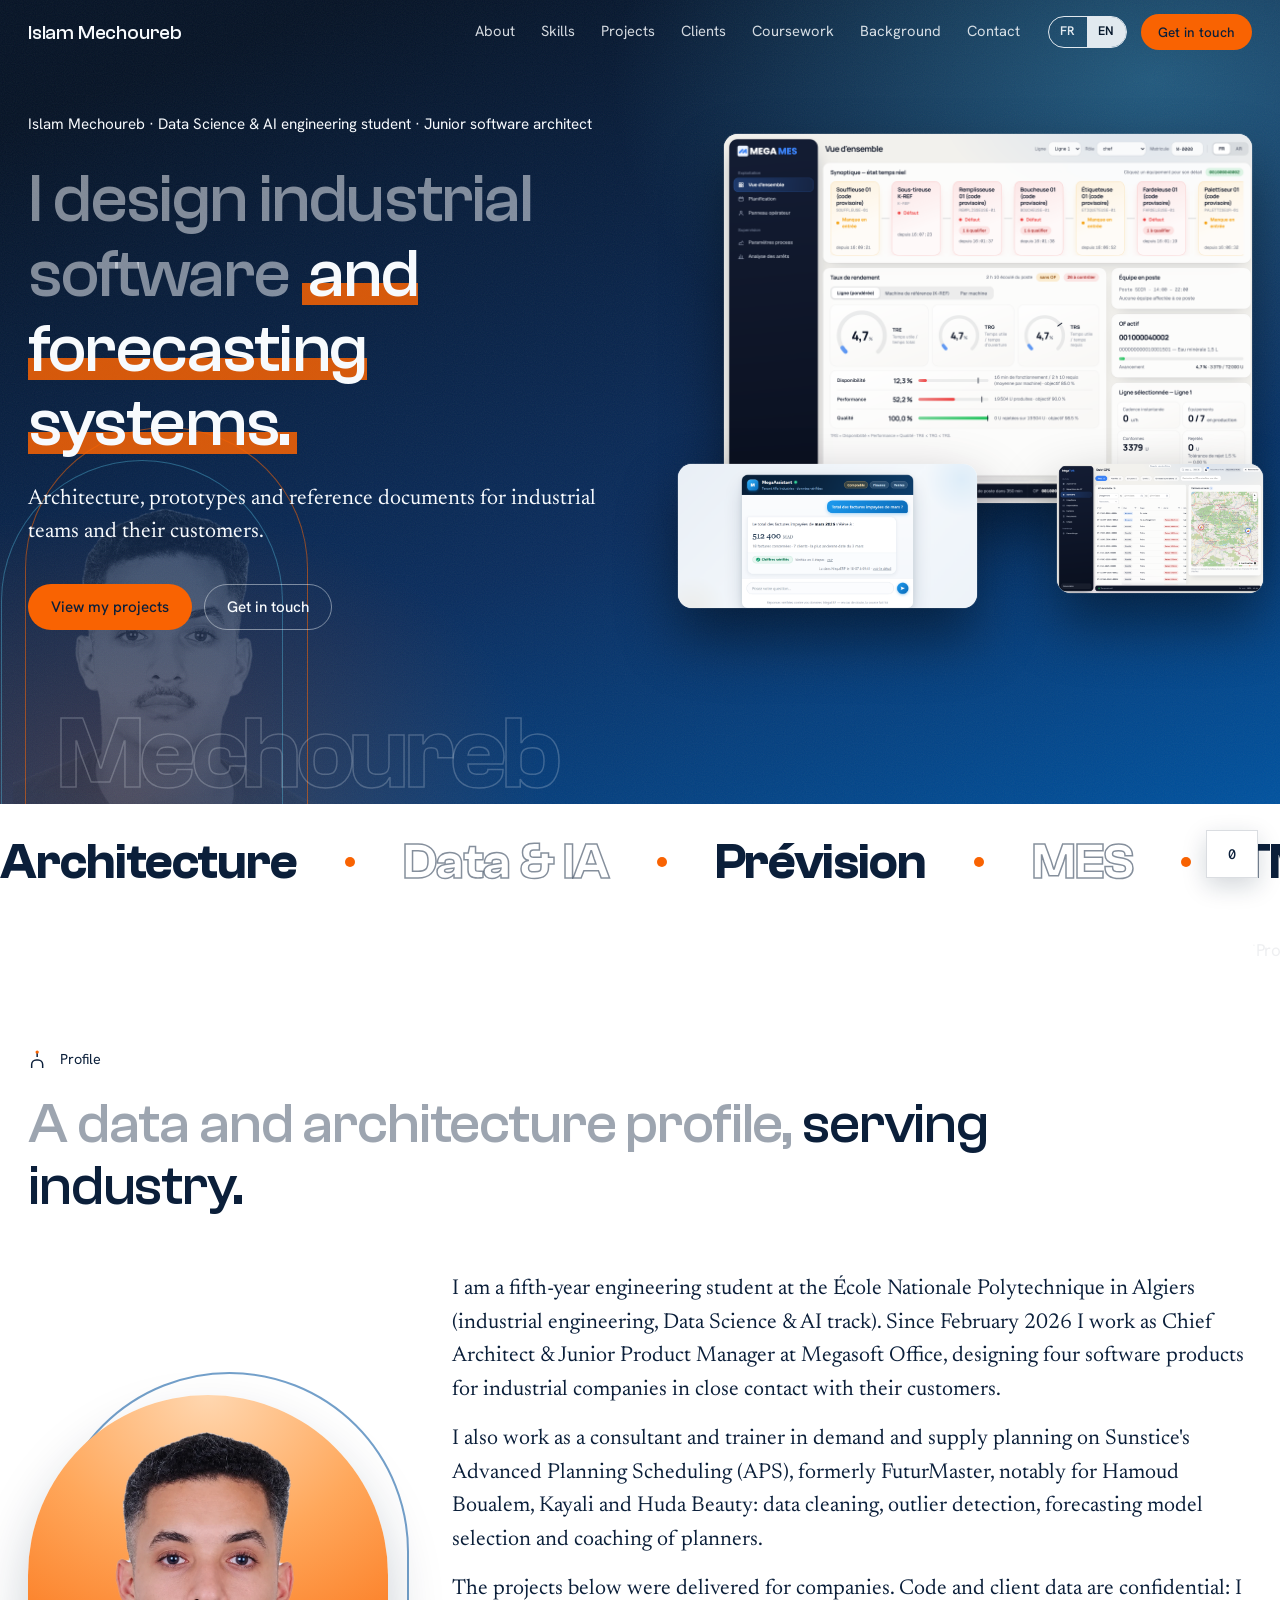
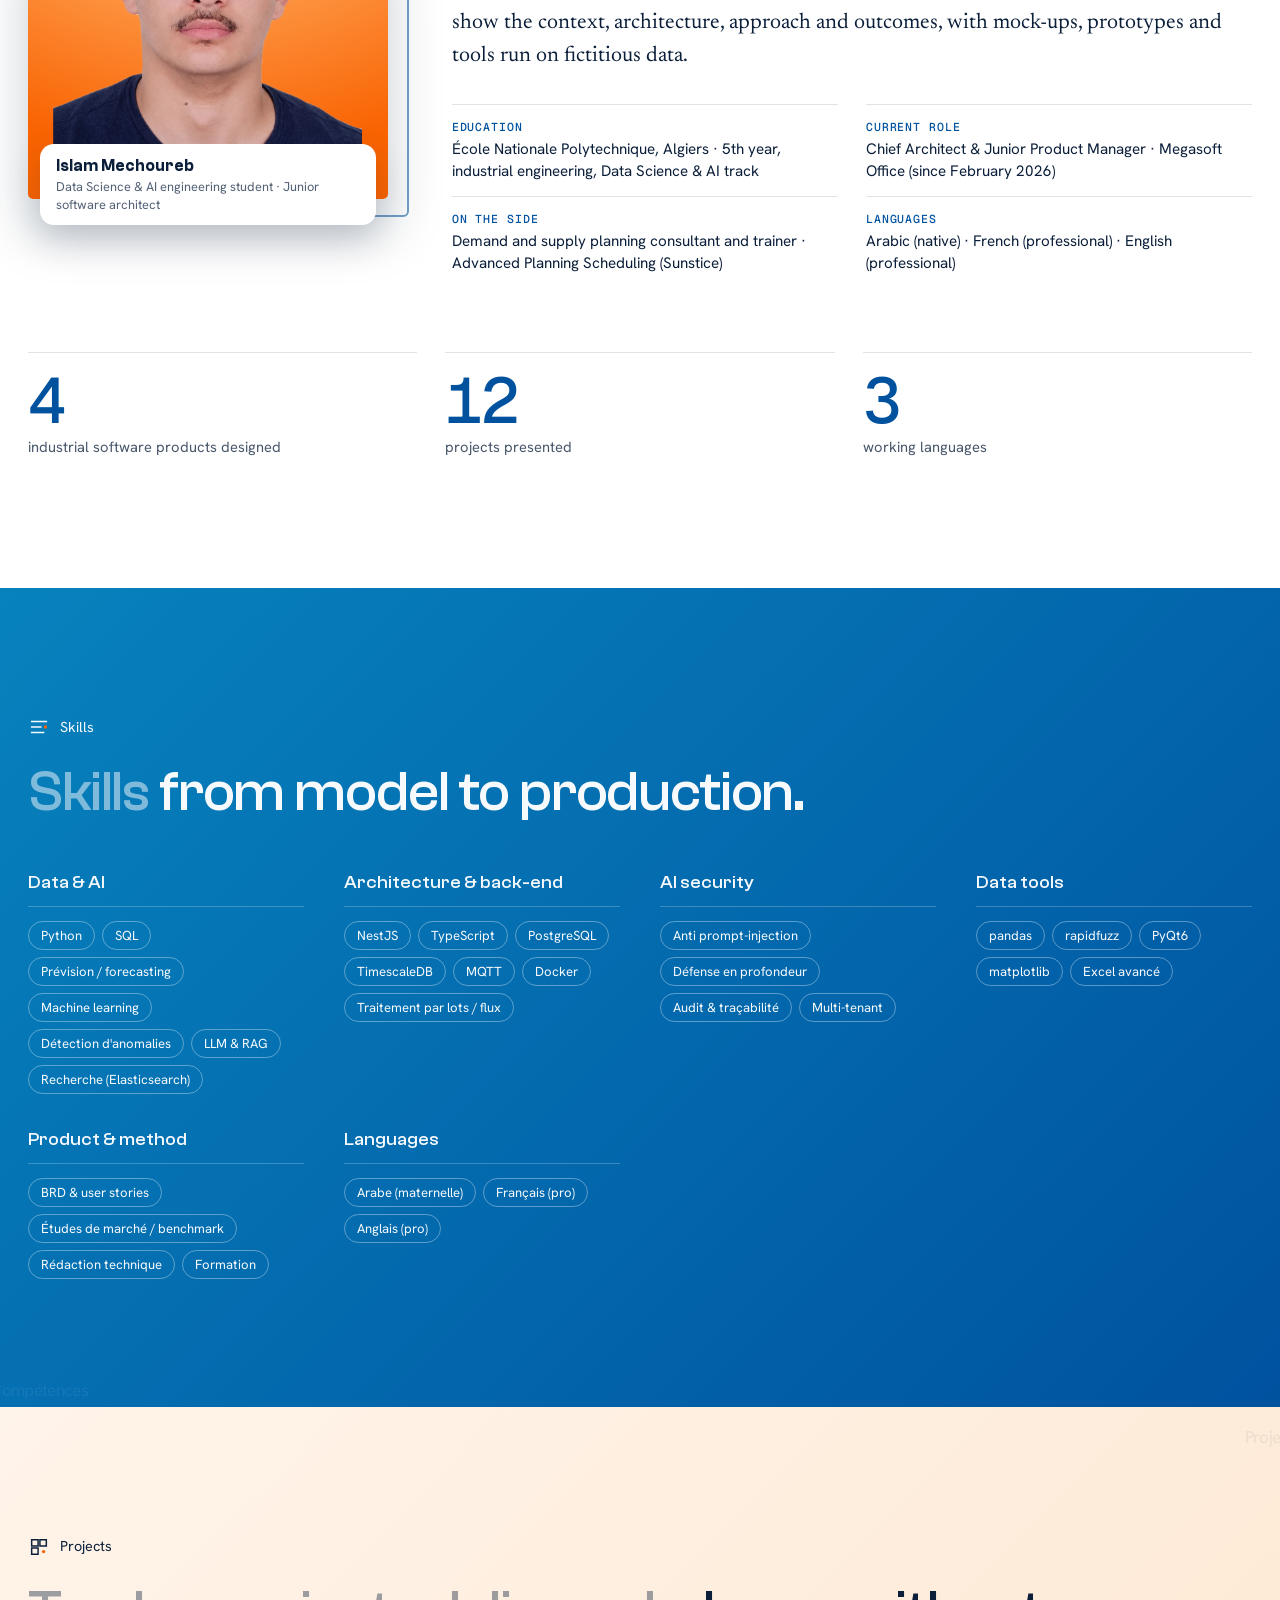
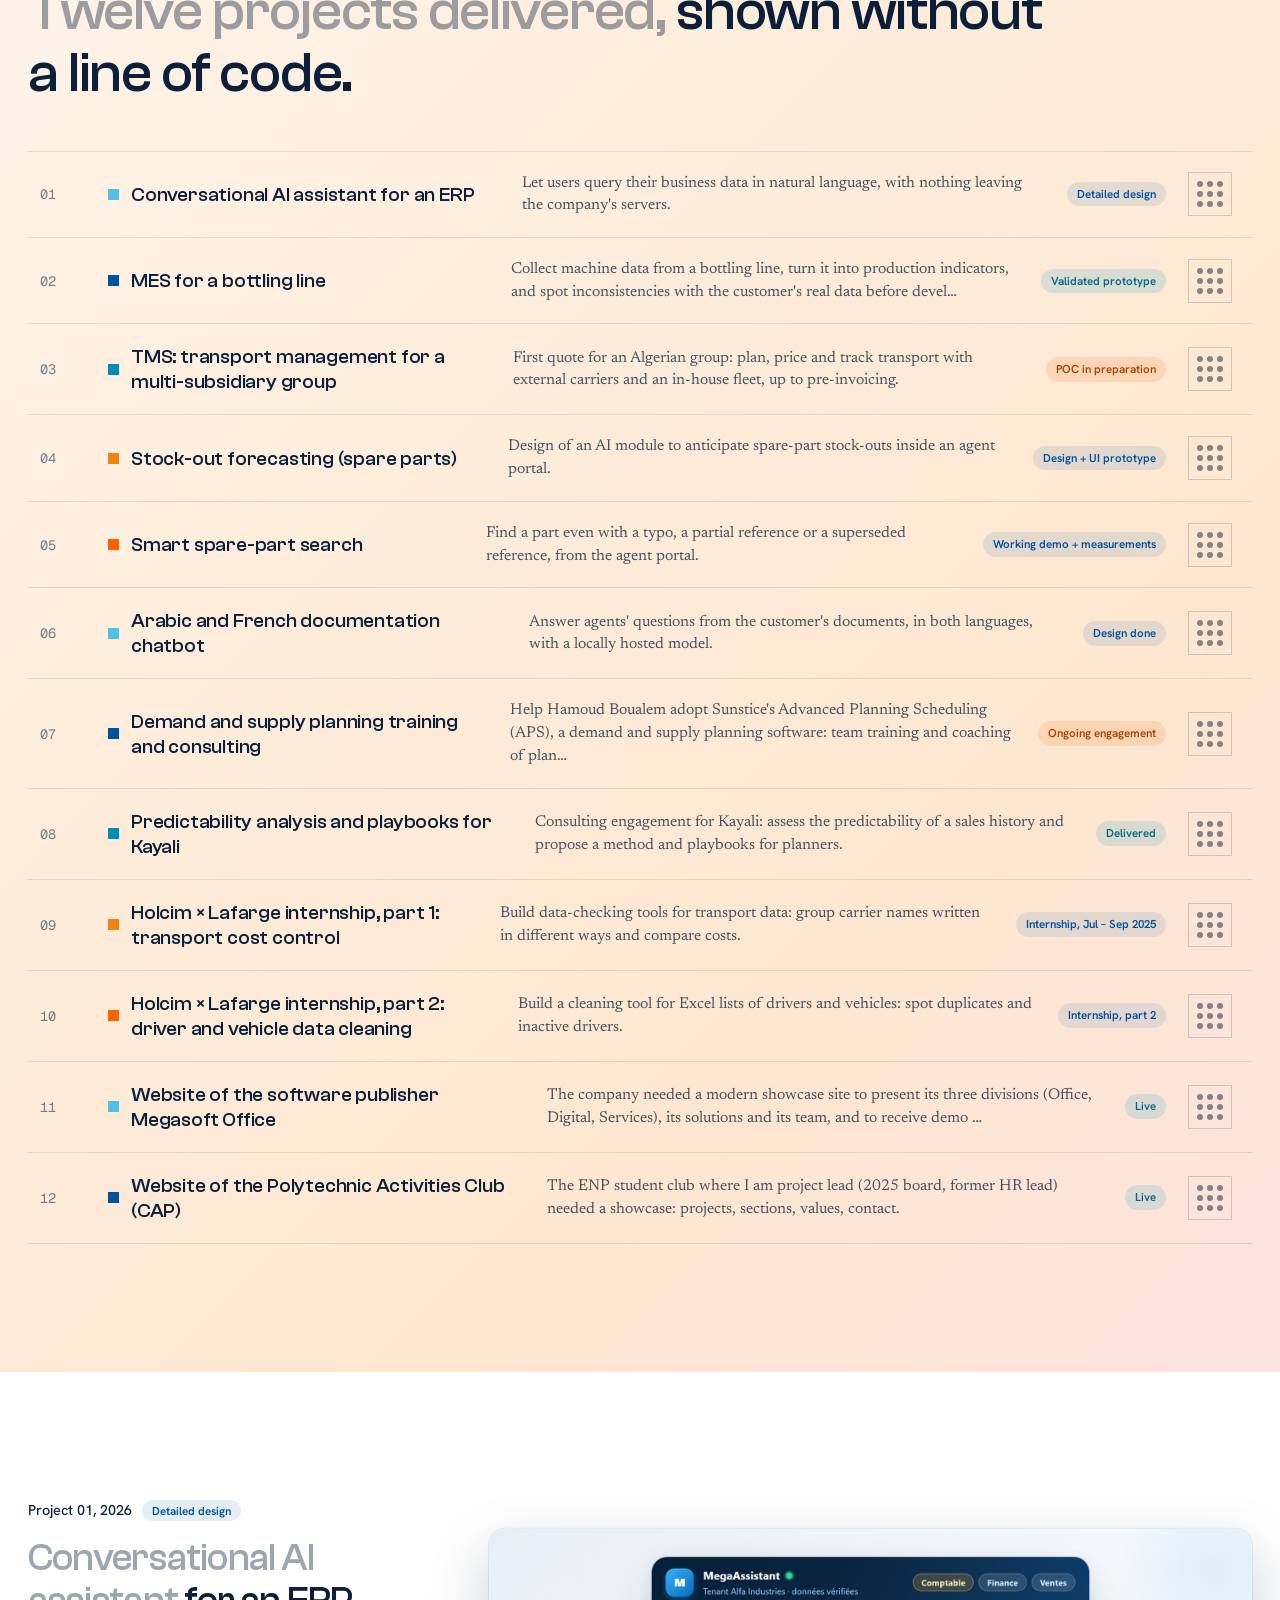
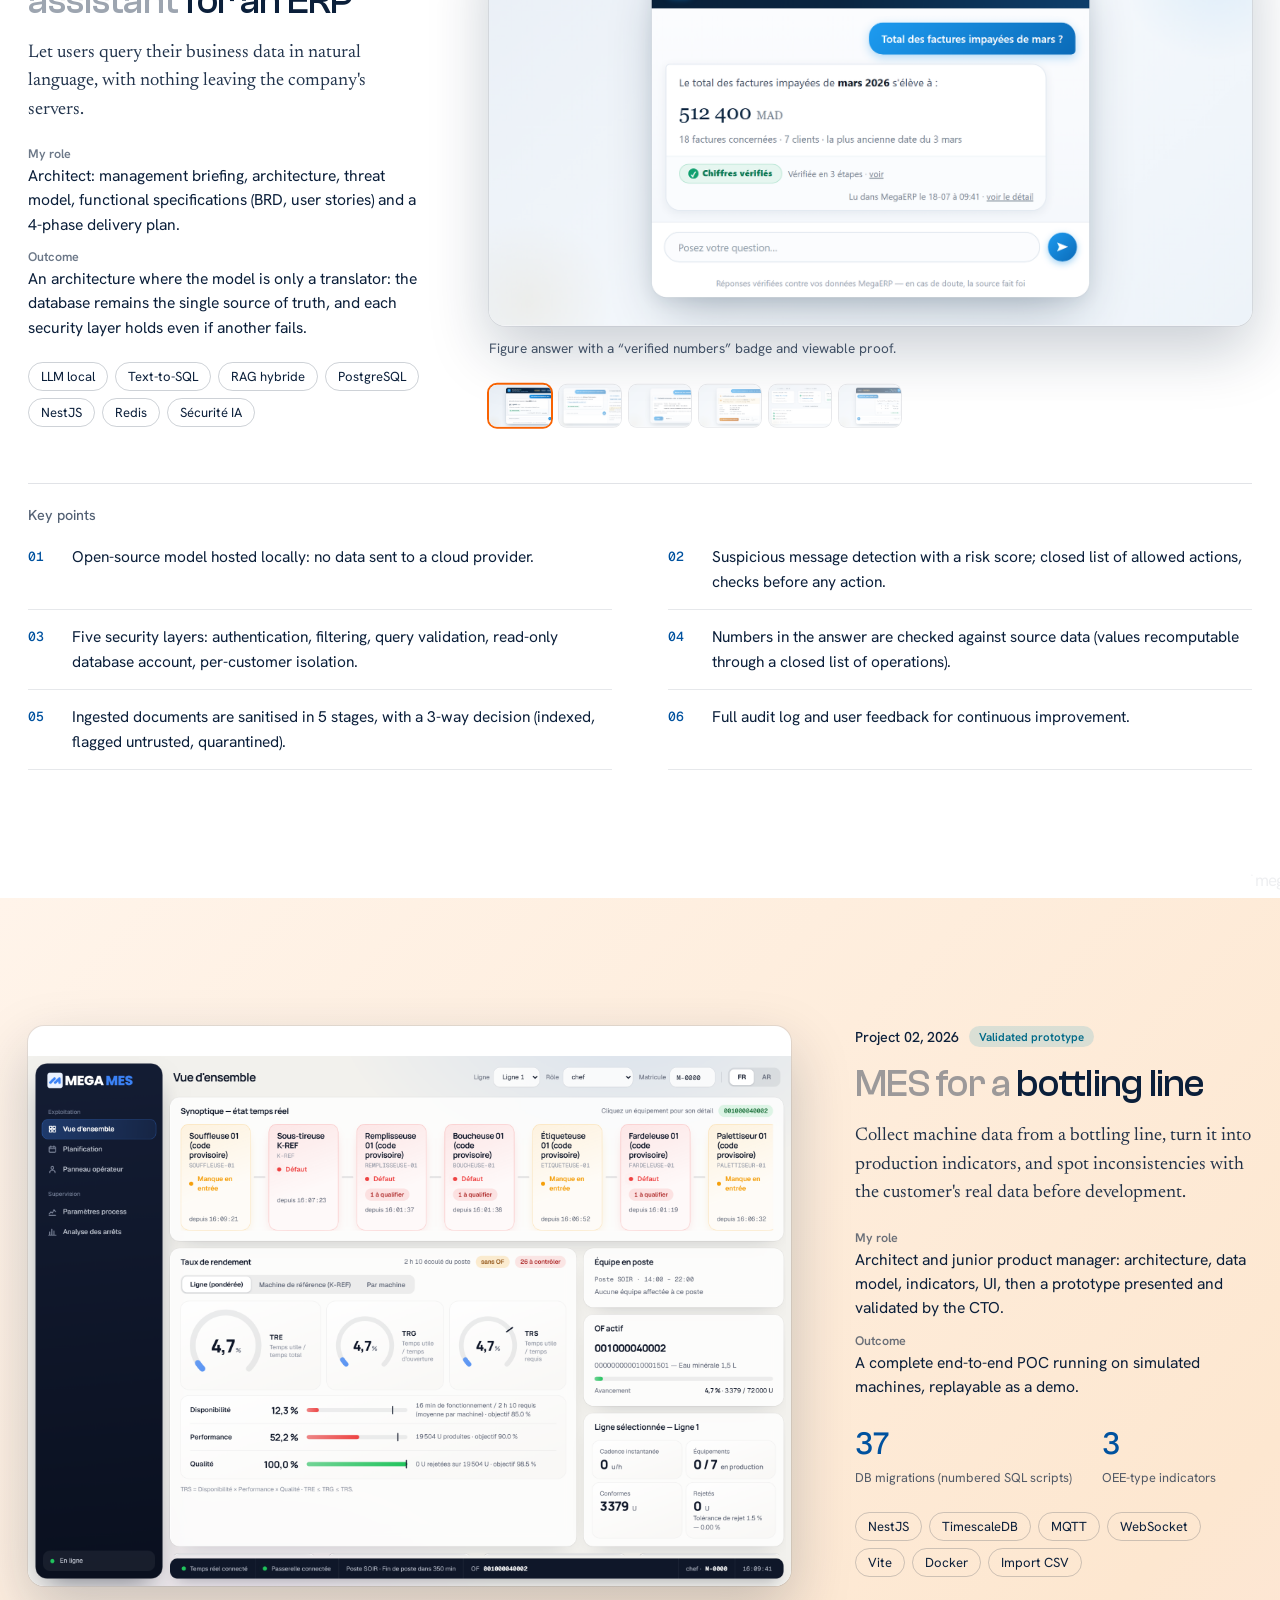
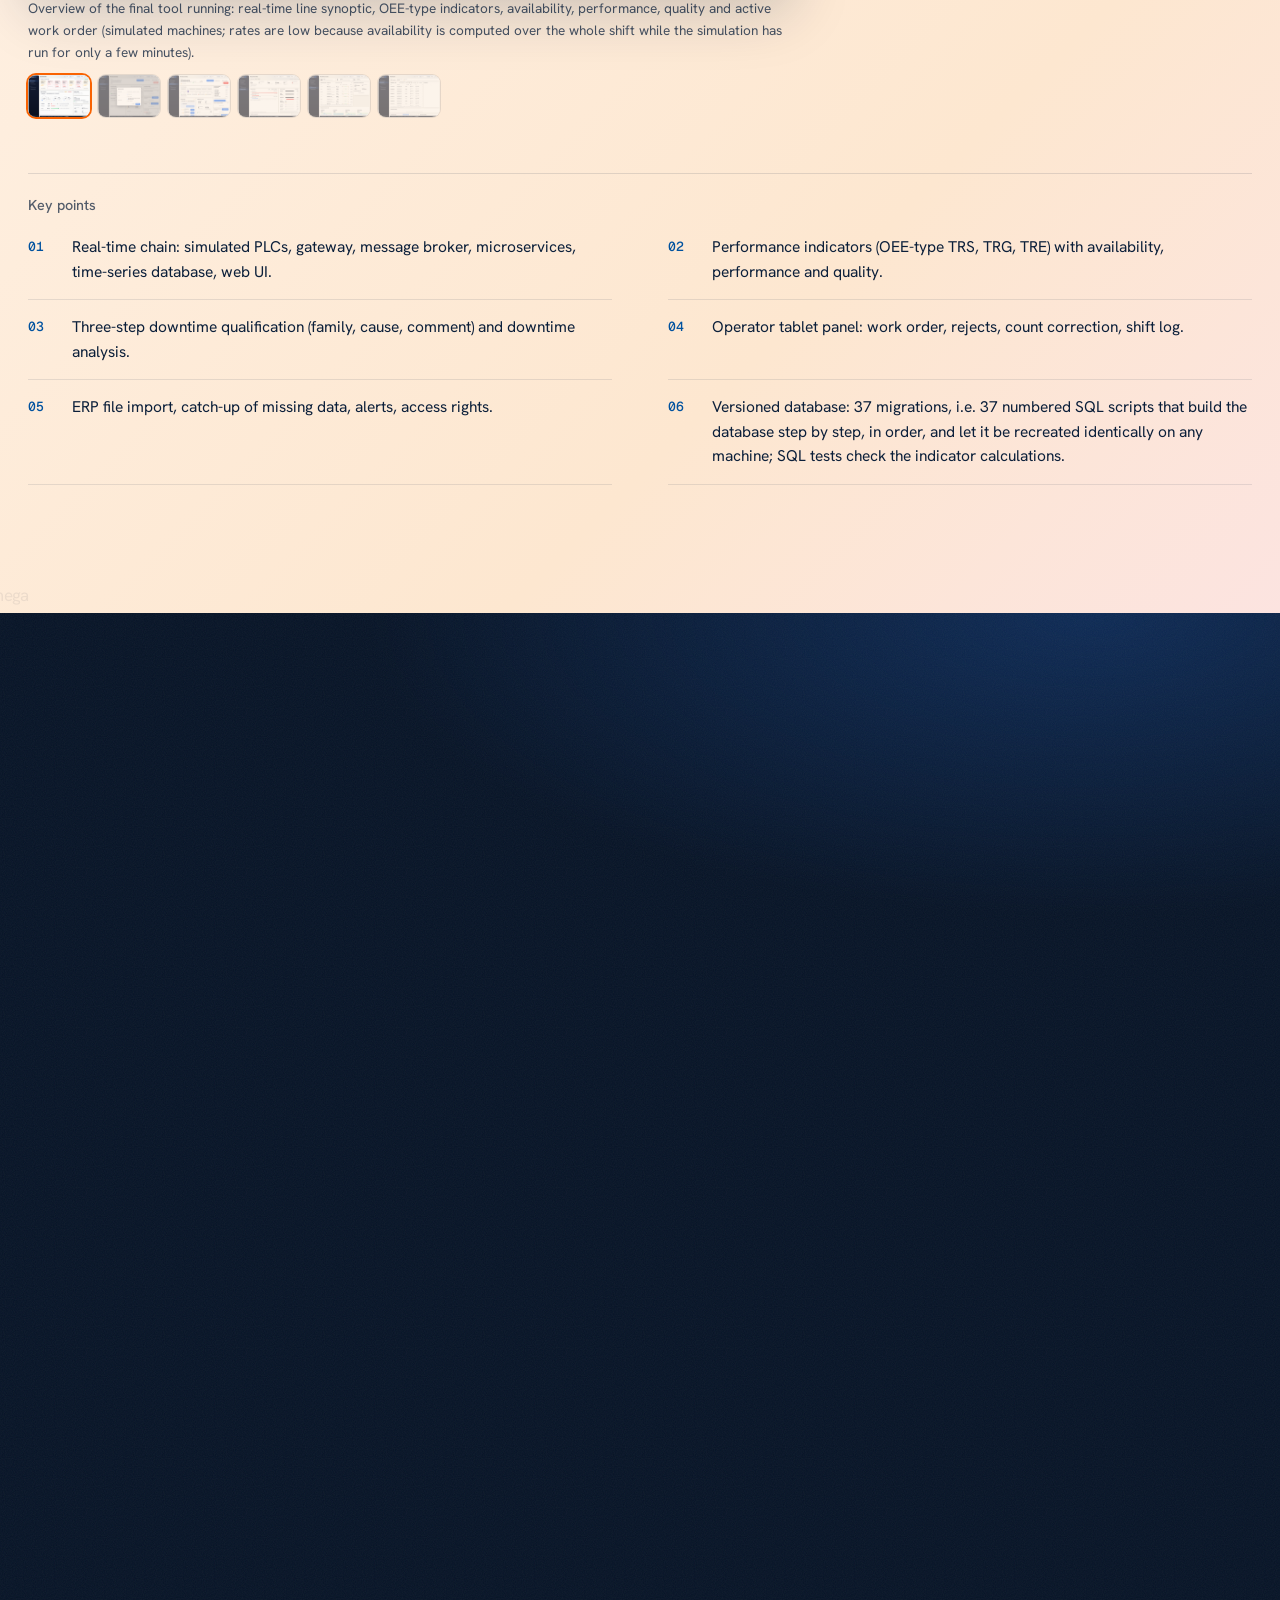
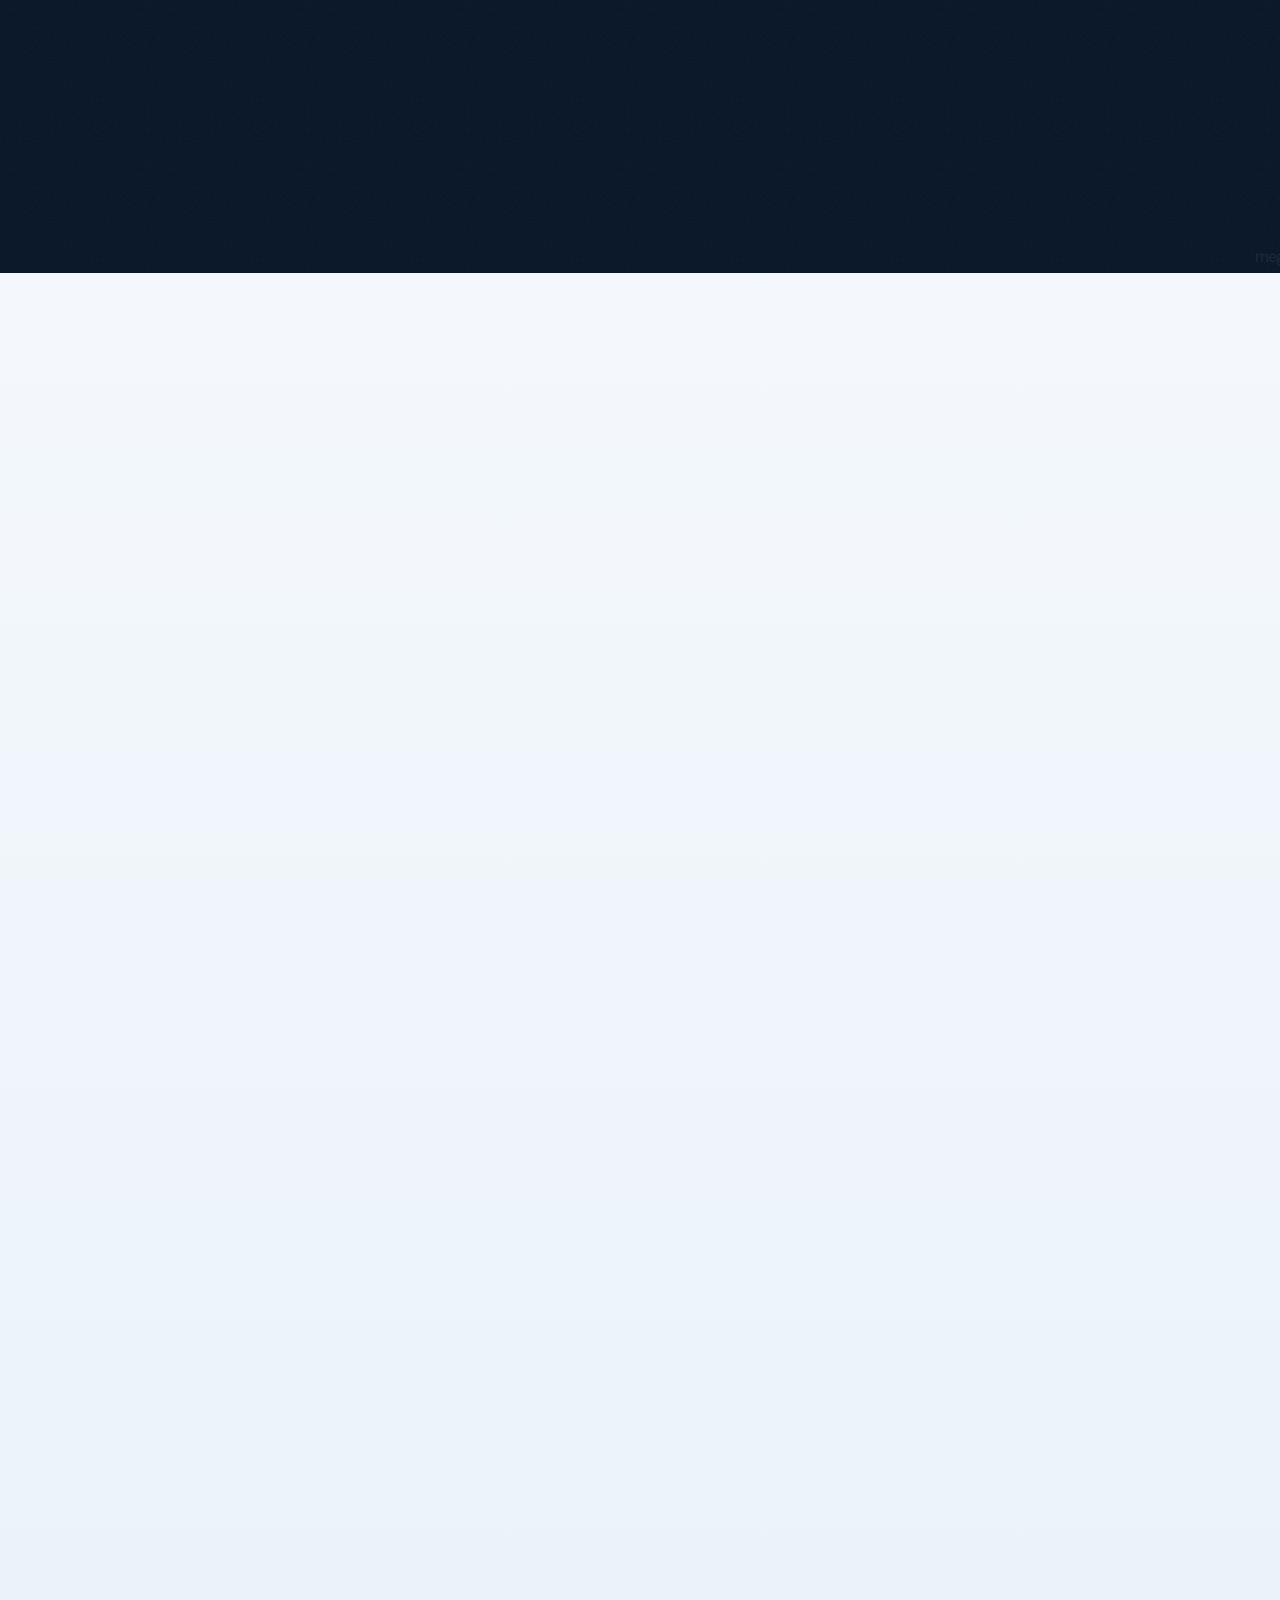
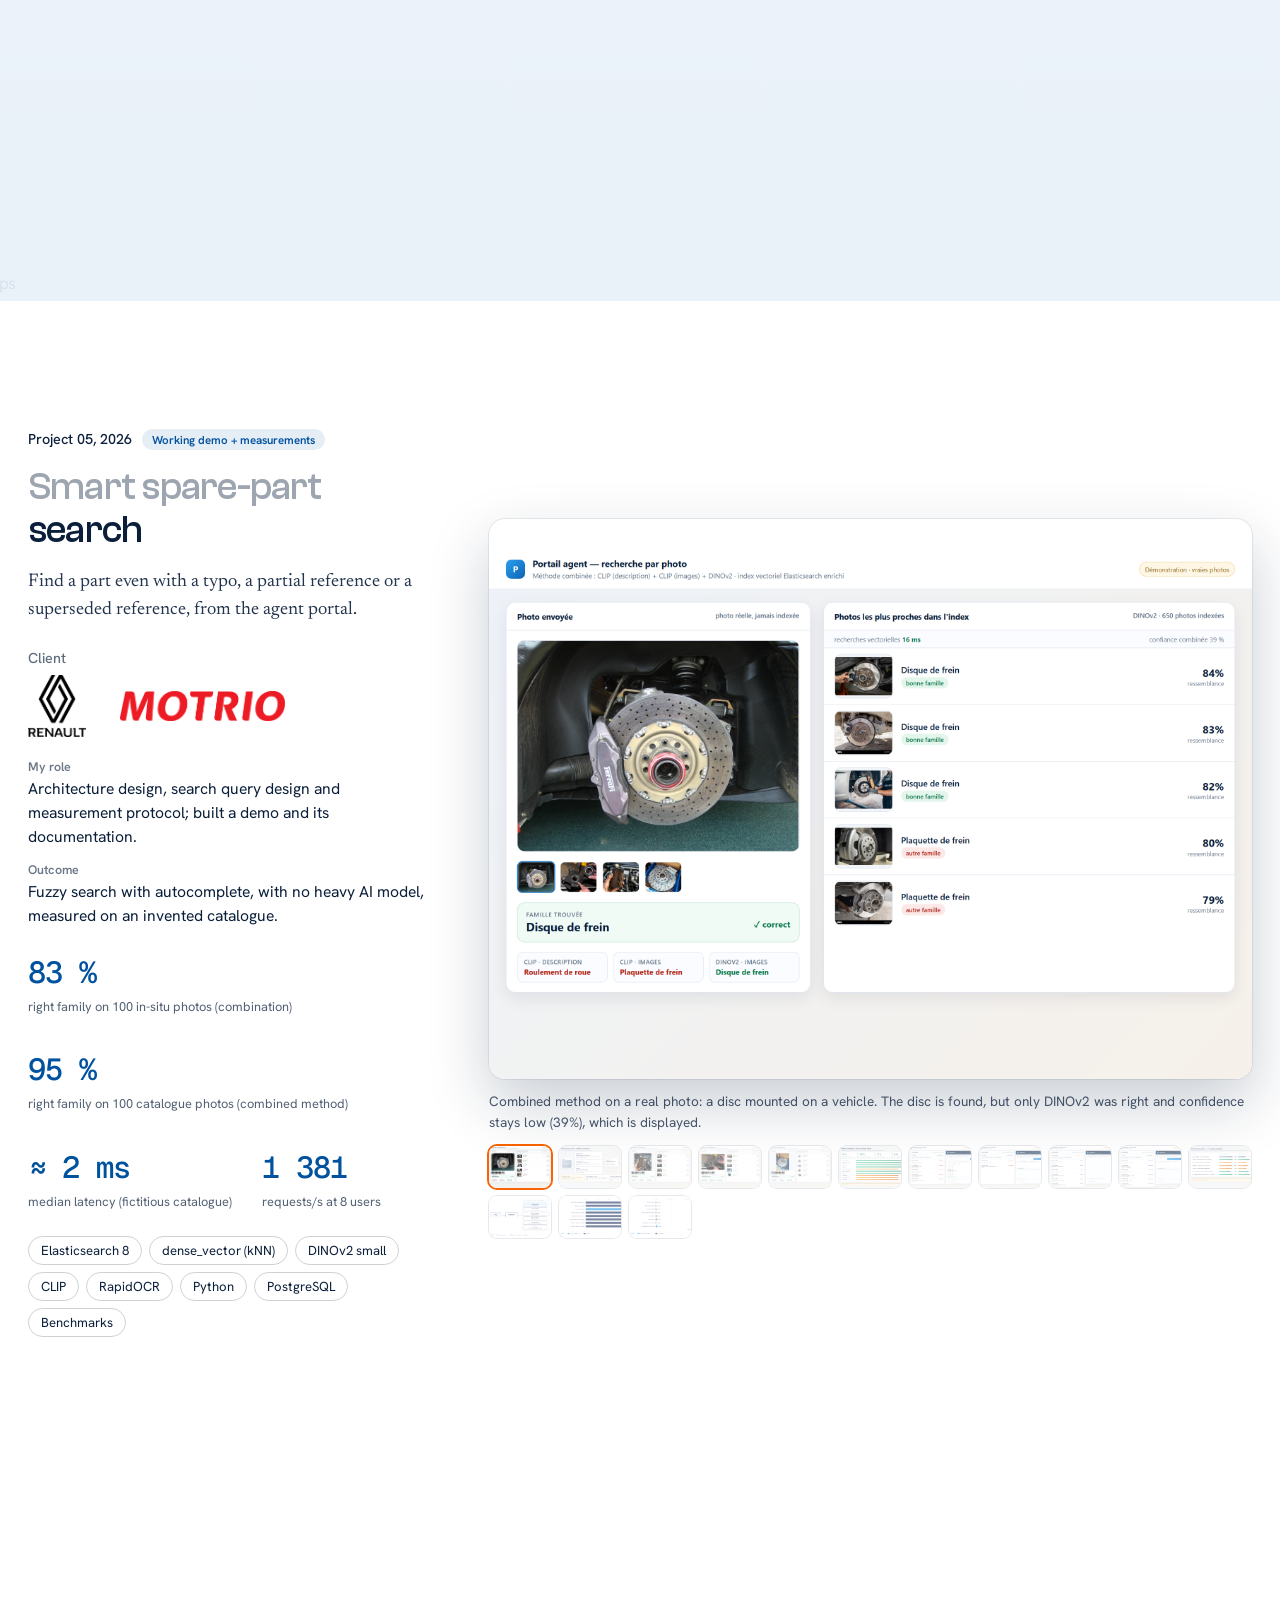
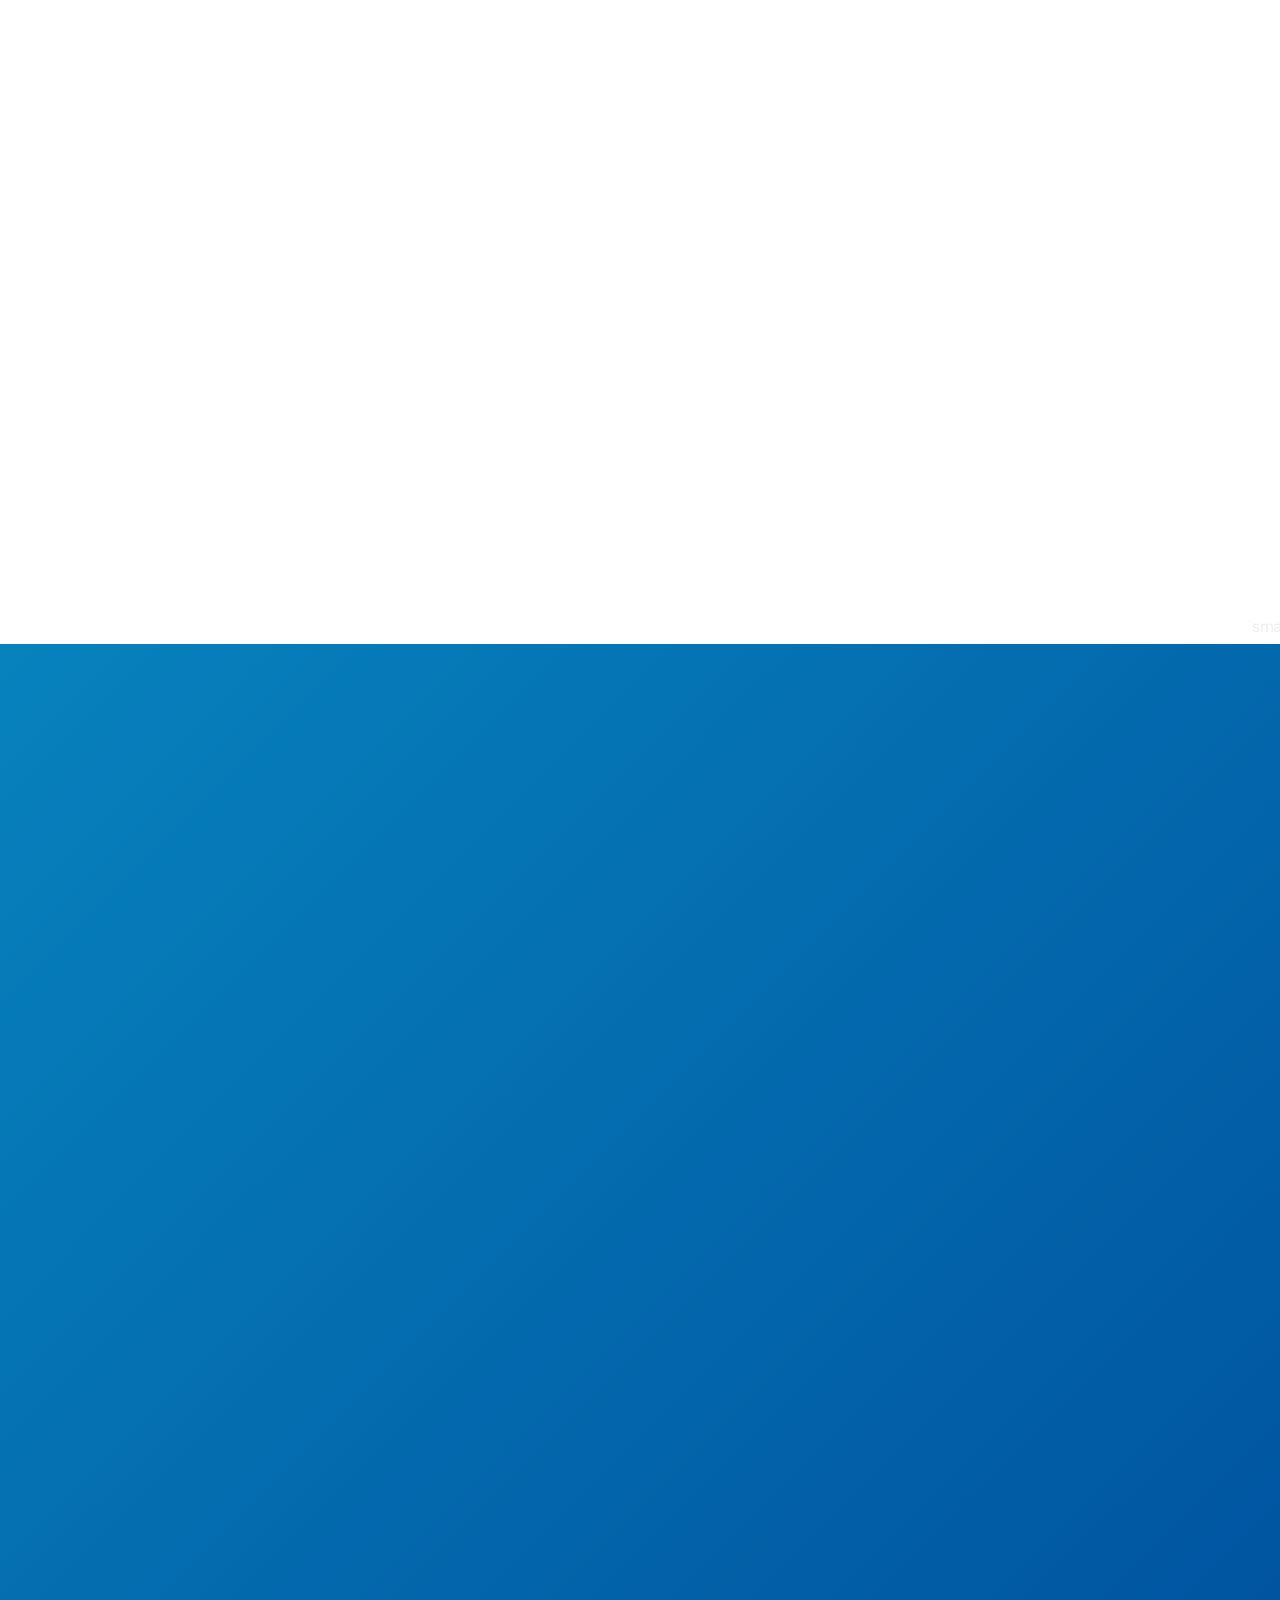
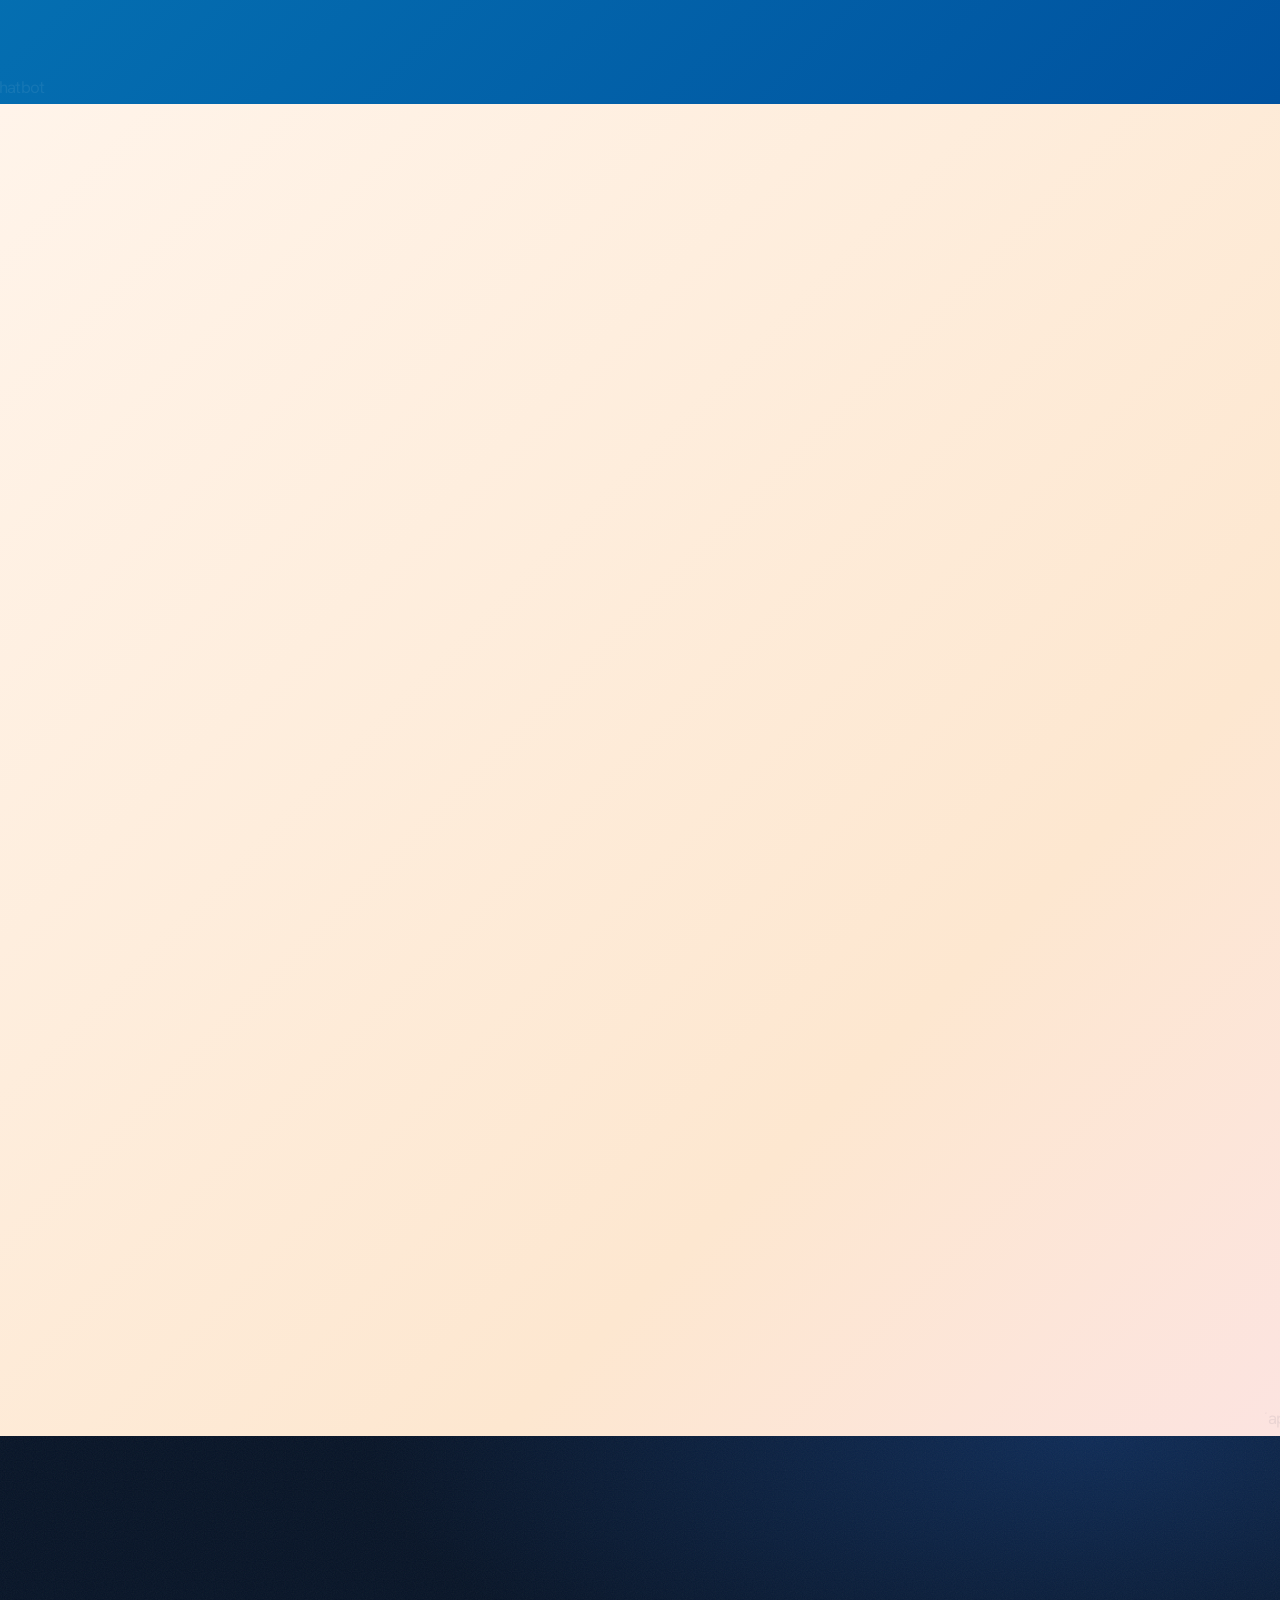
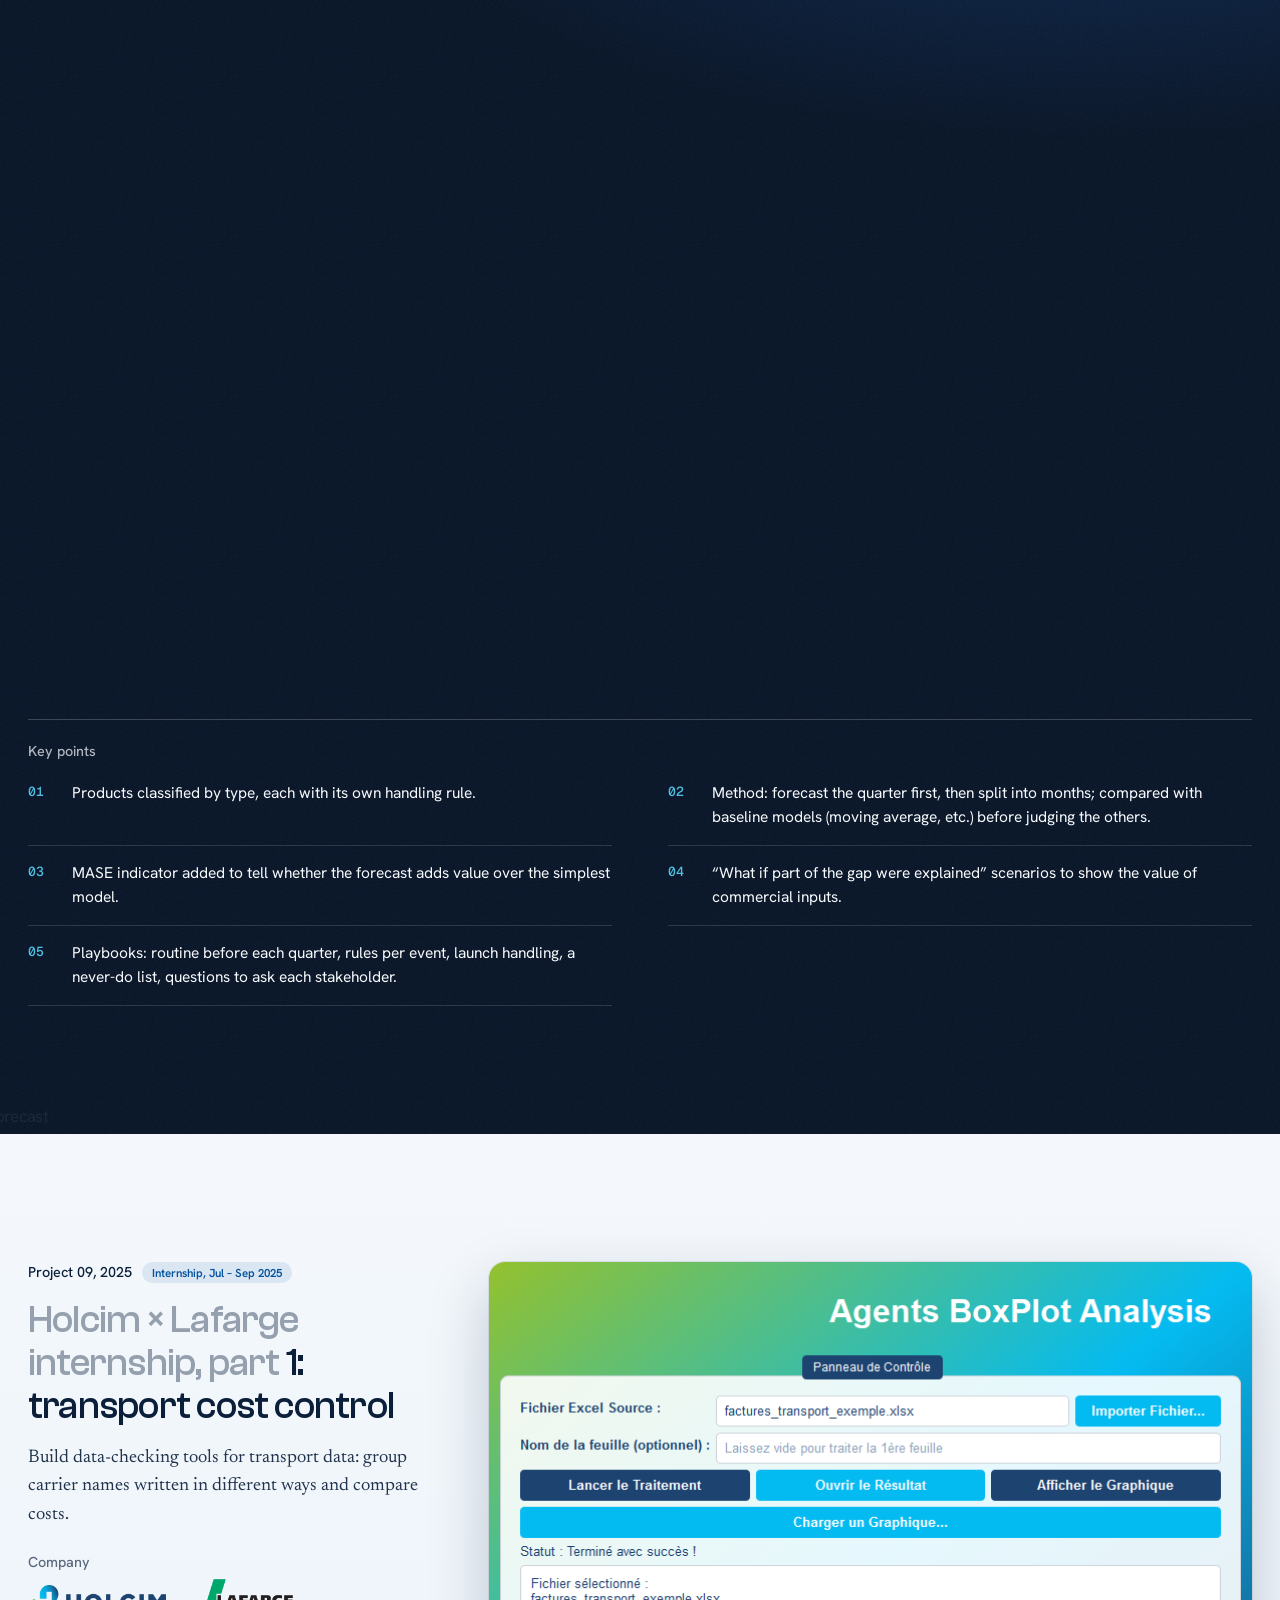
<file: index.html>
<!doctype html>
<html lang="fr">
<head>
  <meta charset="utf-8">
  <meta name="viewport" content="width=device-width, initial-scale=1">
  <title>Islam Mechoureb · Portfolio</title>
  <meta name="description" content="Portfolio d'Islam Mechoureb : architecture logicielle, data et IA. Projets réalisés en entreprise, sans code (confidentiel).">
  <link rel="preconnect" href="https://fonts.googleapis.com">
  <link rel="preconnect" href="https://fonts.gstatic.com" crossorigin>
  <link rel="stylesheet" href="https://fonts.googleapis.com/css2?family=Hanken+Grotesk:wght@400;500;600&family=Newsreader:ital,opsz,wght@0,6..72,400;1,6..72,400&family=Geist+Mono:wght@400;500&display=swap">
  <link rel="stylesheet" href="styles.css">
</head>
<body>
  <header class="hdr" id="hdr">
    <a class="brand" href="#top" id="brand"></a>
    <nav class="nav" id="nav"></nav>
    <div class="tools">
      <div class="lang" role="group" aria-label="Langue"><button data-l="fr">FR</button><button data-l="en">EN</button></div>
      <a class="btn btn-action btn-sm" href="#contact" data-ui="cta2"></a>
    </div>
  </header>
  <main id="top"></main>
  <footer id="footer"></footer>
  <dialog id="zoom"><button class="x" id="zoomClose" aria-label="Close">×</button><img id="zoomImg" alt=""><p id="zoomCap"></p></dialog>
  <script src="data/content.js"></script>
  <script src="app.js"></script>
</body>
</html>
</file>
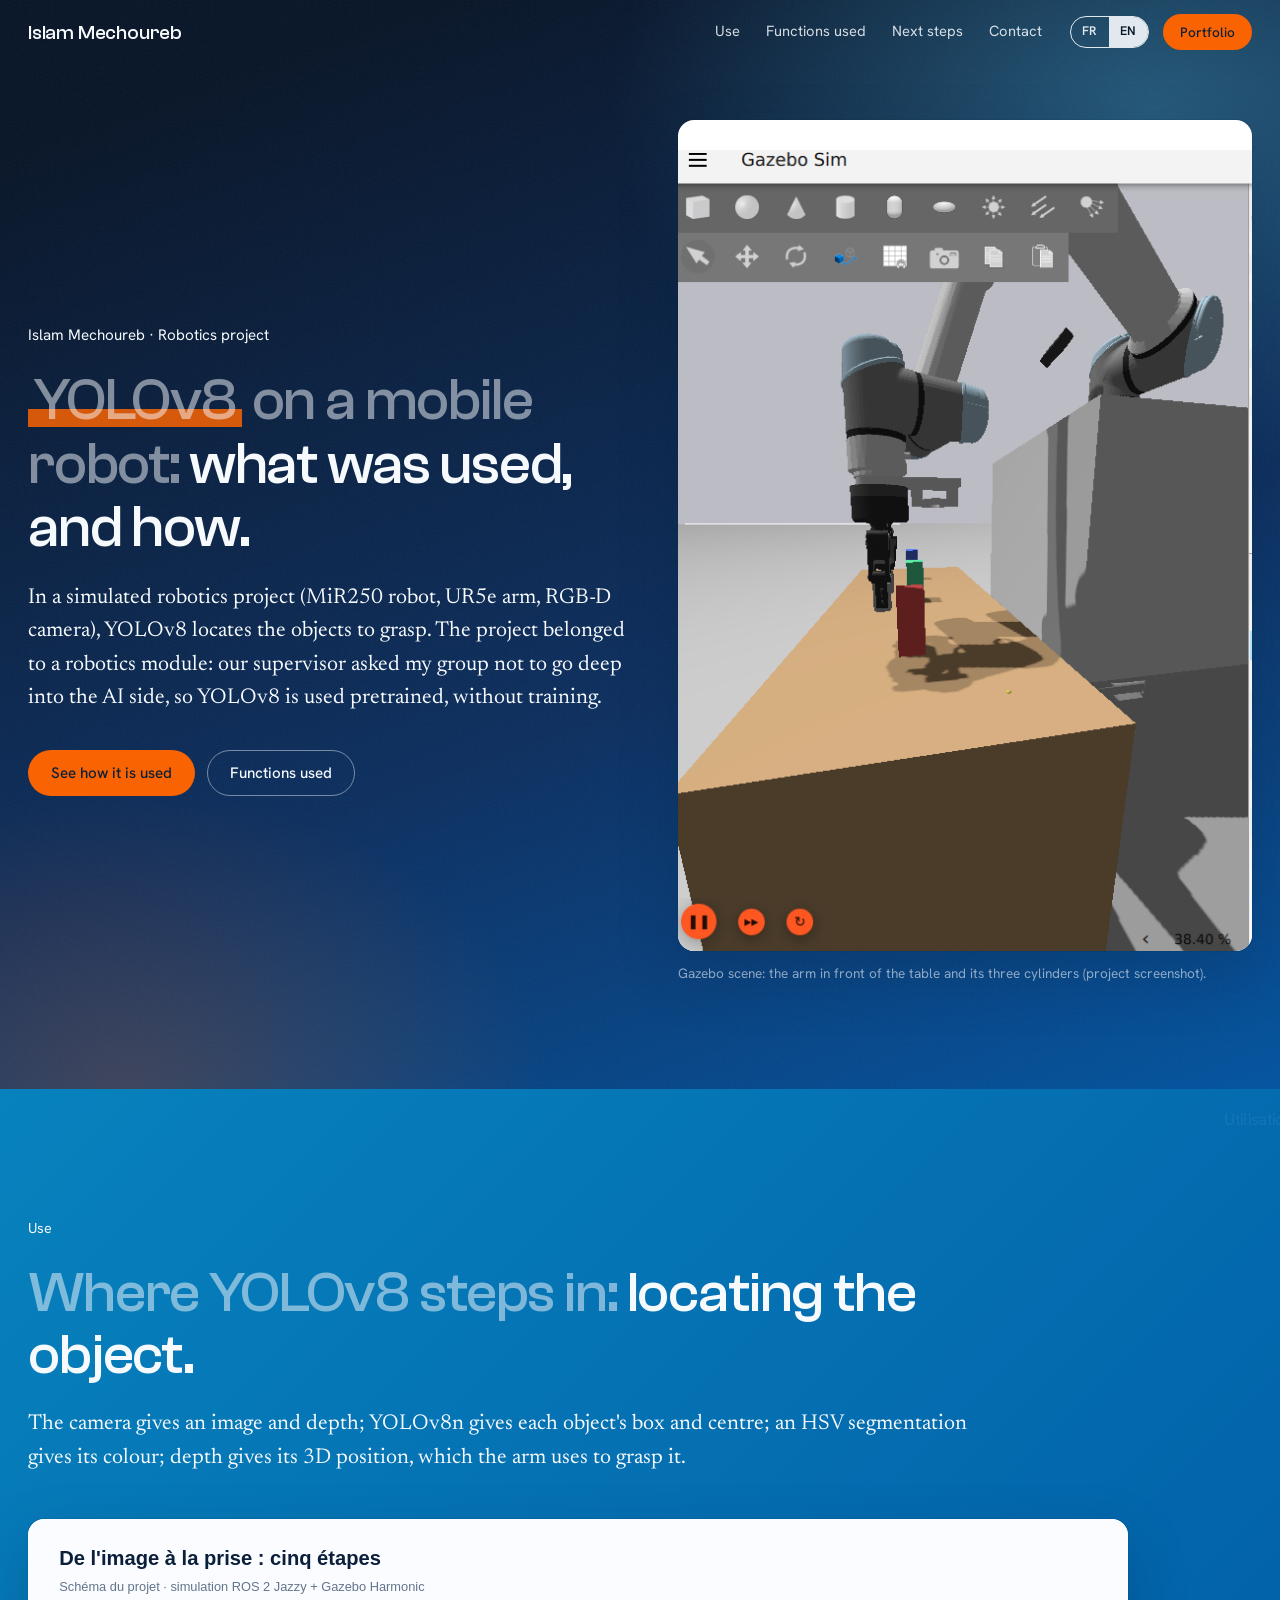
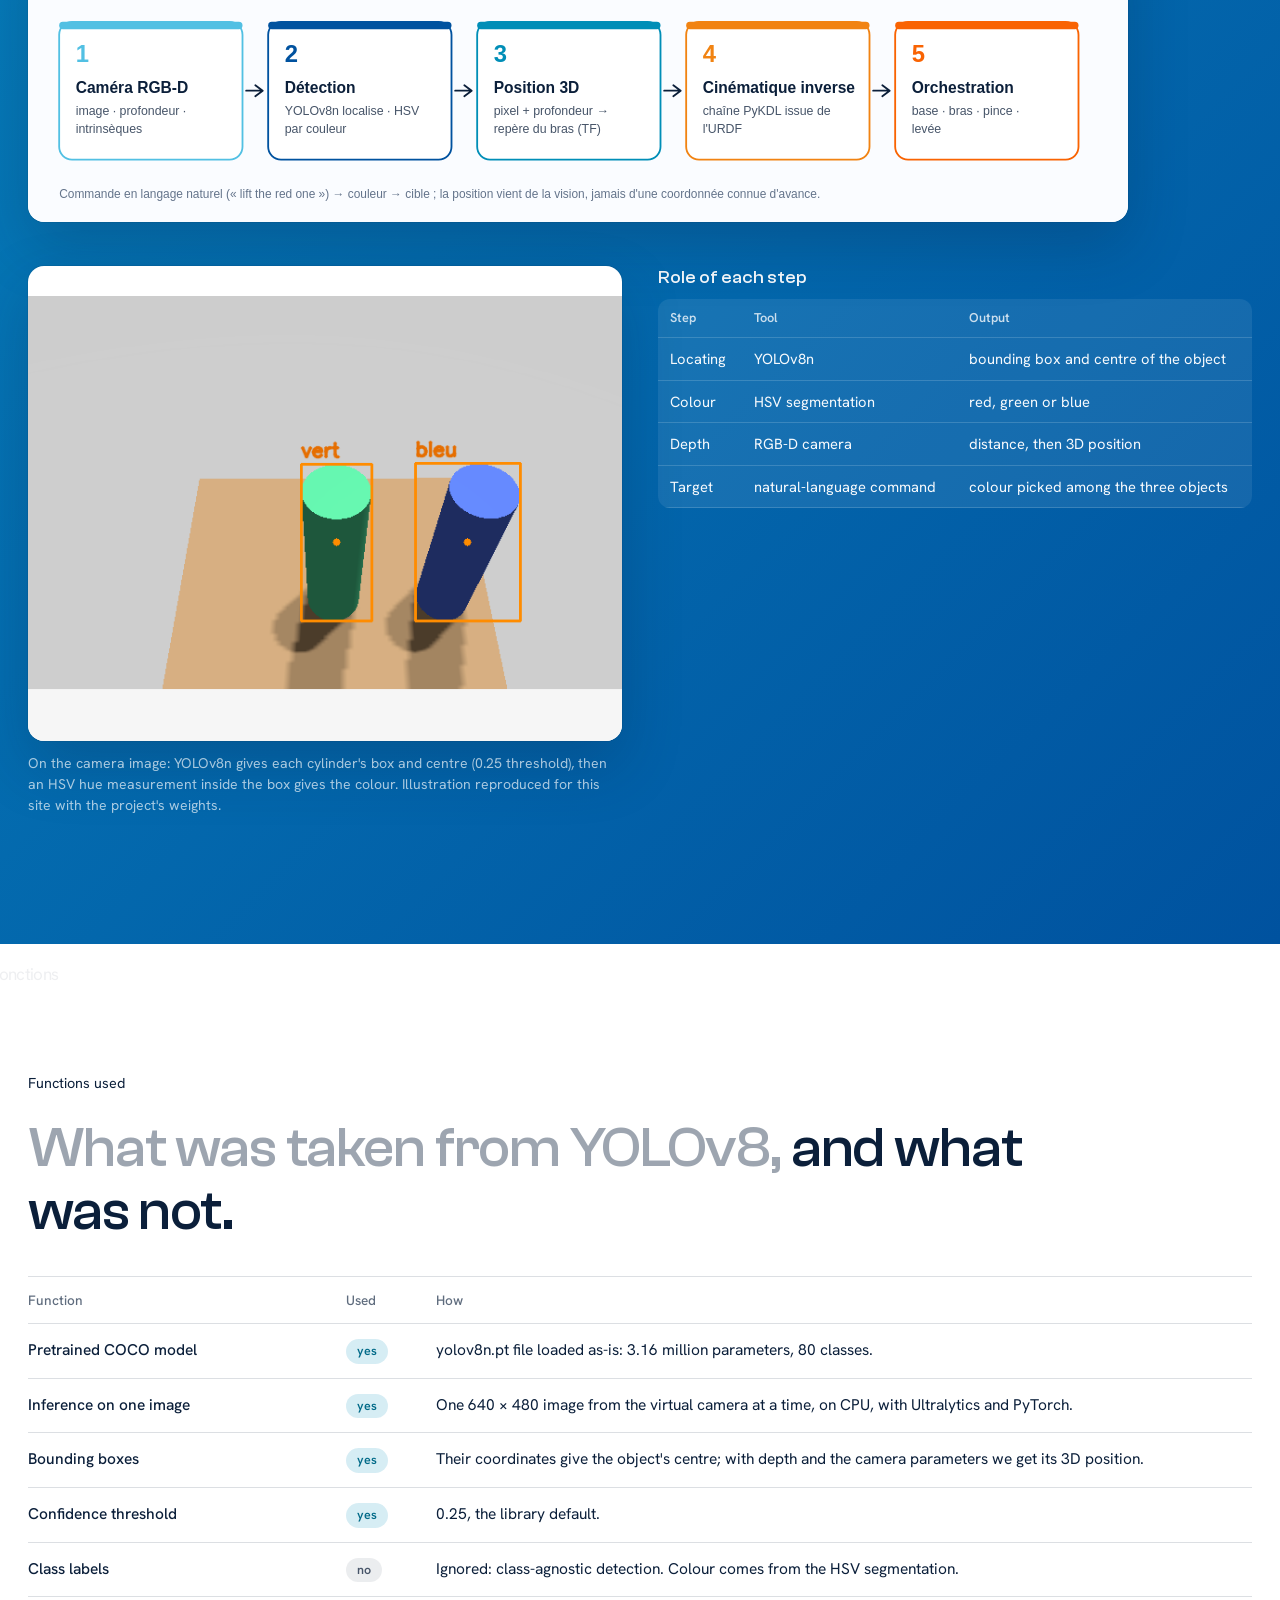
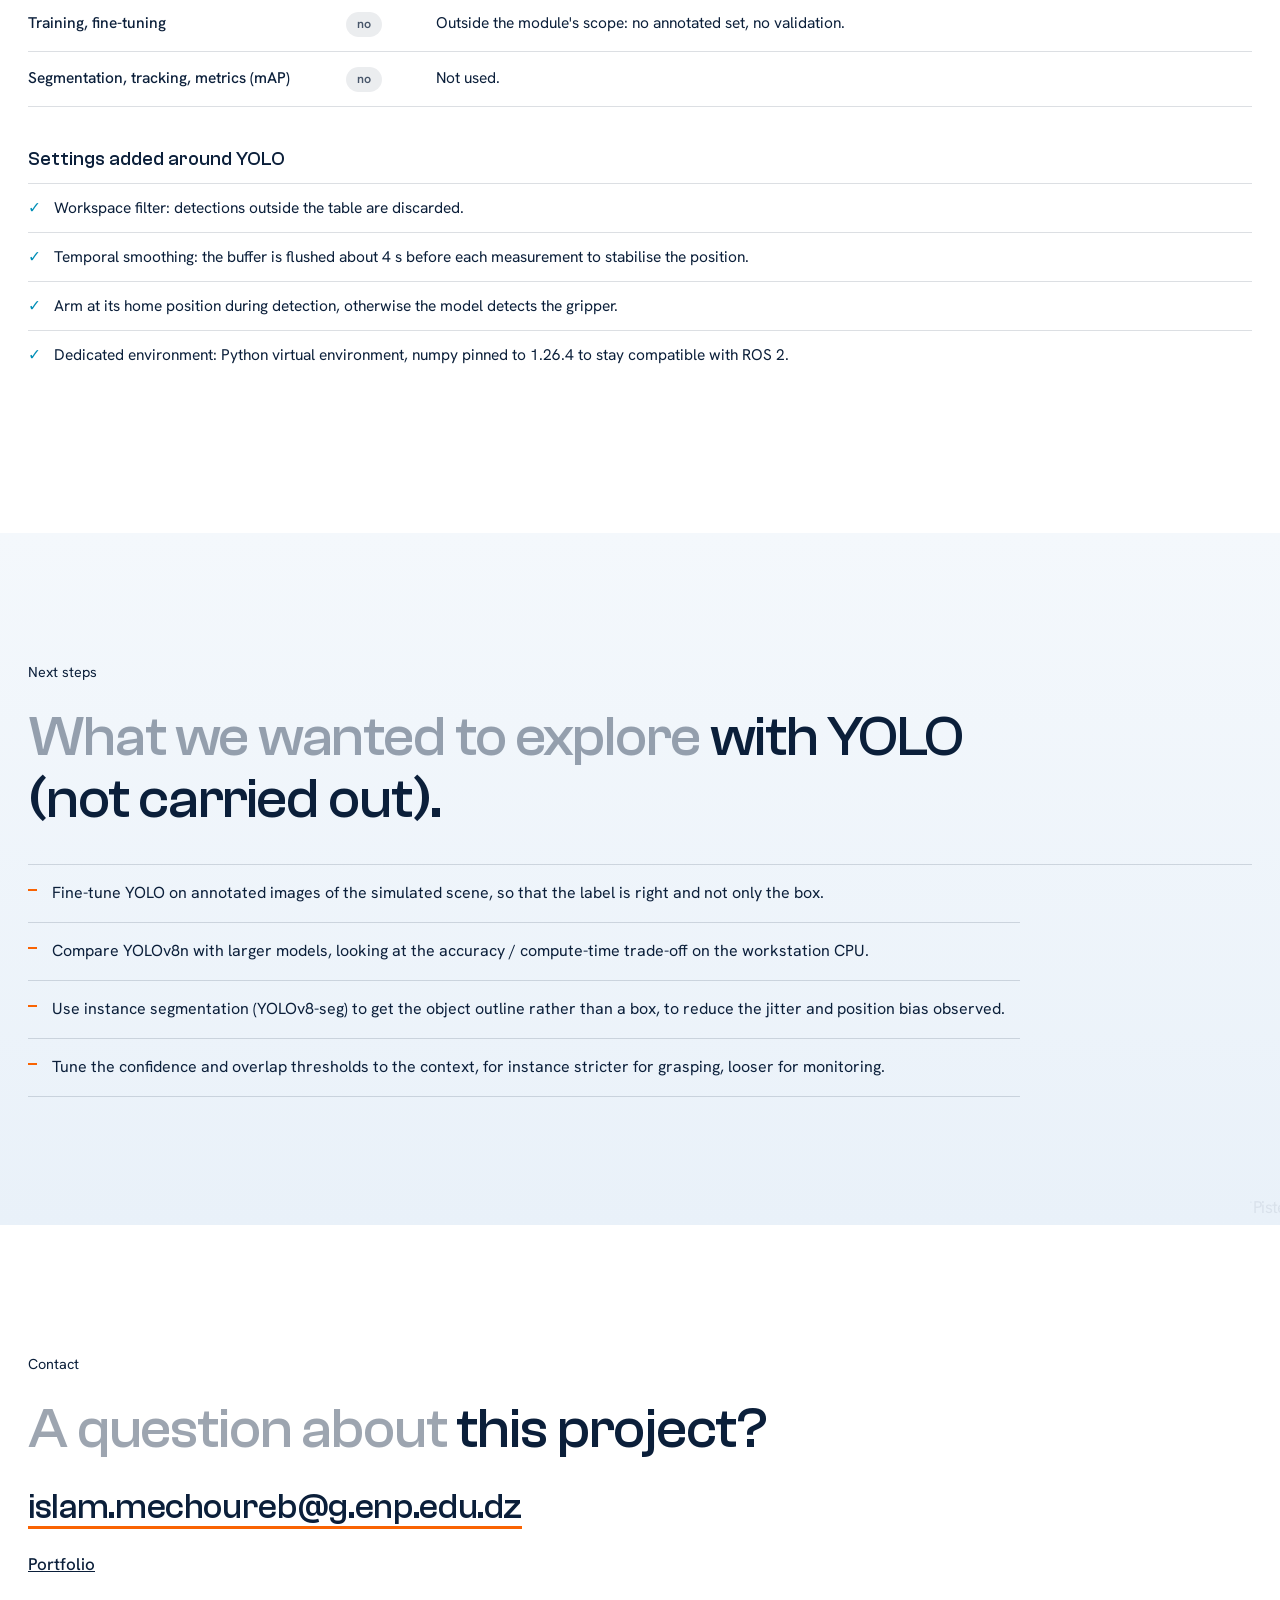
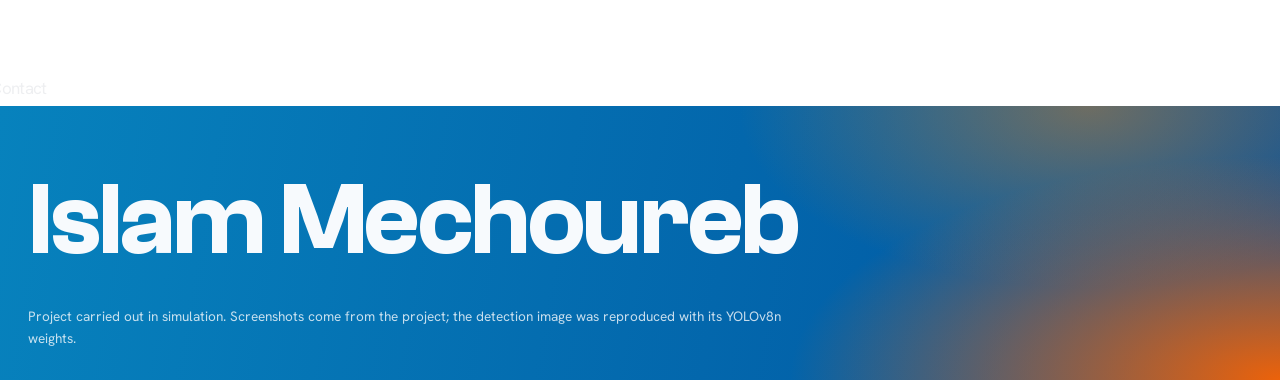
<file: robotique/index.html>
<!doctype html>
<html lang="fr">
<head>
<meta charset="utf-8">
<meta name="viewport" content="width=device-width, initial-scale=1">
<title>YOLOv8 sur un robot mobile · Islam Mechoureb</title>
<meta name="description" content="Comment YOLOv8 a été utilisé dans un projet de robotique (robot mobile MiR250, bras UR5e, caméra RGB-D, simulation) et quelles fonctions en ont été retenues.">
<link rel="preconnect" href="https://fonts.googleapis.com">
<link rel="preconnect" href="https://fonts.gstatic.com" crossorigin>
<link rel="stylesheet" href="https://fonts.googleapis.com/css2?family=Hanken+Grotesk:wght@400;500;600&family=Newsreader:ital,opsz,wght@0,6..72,400;1,6..72,400&family=Geist+Mono:wght@400;500&display=swap">
<link rel="stylesheet" href="../styles.css">
<link rel="stylesheet" href="robotique.css">
</head>
<body>
<header class="hdr" id="hdr">
  <a class="brand" href="../index.html">Islam Mechoureb</a>
  <nav class="nav" id="nav">
<a href="#utilisation"><span data-l="fr">Utilisation</span><span data-l="en">Use</span></a>
<a href="#fonctions"><span data-l="fr">Fonctions retenues</span><span data-l="en">Functions used</span></a>
<a href="#pistes"><span data-l="fr">Pistes</span><span data-l="en">Next steps</span></a>
<a href="#contact"><span data-l="fr">Contact</span><span data-l="en">Contact</span></a>
</nav>
  <div class="tools">
    <div class="lang" role="group" aria-label="Langue"><button data-set="fr">FR</button><button data-set="en">EN</button></div>
    <a class="btn btn-action btn-sm" href="../index.html"><span data-l="fr">Portfolio</span><span data-l="en">Portfolio</span></a>
  </div>
</header>
<main>

<section class="hero hero2" id="top"><div class="wrap"><div>
<div class="who rv"><span><span data-l="fr">Islam Mechoureb · Projet de robotique</span><span data-l="en">Islam Mechoureb · Robotics project</span></span></div>
<h1 class="h2 rv"><span class="dim"><span data-l="fr"><em>YOLOv8</em> sur un robot mobile :</span><span data-l="en"><em>YOLOv8</em> on a mobile robot:</span> </span><span data-l="fr">ce qui a été utilisé, et comment.</span><span data-l="en">what was used, and how.</span></h1>
<p class="lead rv"><span data-l="fr">Dans un projet de robotique en simulation (robot MiR250, bras UR5e, caméra RGB-D), YOLOv8 localise les objets à saisir. Le projet relevait d'un module de robotique : l'encadrant a demandé à mon groupe de ne pas approfondir la partie IA, YOLOv8 est donc utilisé préentraîné, sans entraînement.</span><span data-l="en">In a simulated robotics project (MiR250 robot, UR5e arm, RGB-D camera), YOLOv8 locates the objects to grasp. The project belonged to a robotics module: our supervisor asked my group not to go deep into the AI side, so YOLOv8 is used pretrained, without training.</span></p>
<div class="cta rv"><a class="btn btn-action" href="#utilisation"><span data-l="fr">Voir l'utilisation</span><span data-l="en">See how it is used</span></a><a class="btn btn-ghost" href="#fonctions"><span data-l="fr">Fonctions retenues</span><span data-l="en">Functions used</span></a></div>
</div>
<div class="stage2 rv"><div class="shot app"><img src="assets/gazebo-scene.png" alt="Scène Gazebo"></div><p class="cap"><span data-l="fr">Scène Gazebo : le bras devant la table et ses trois cylindres (capture du projet).</span><span data-l="en">Gazebo scene: the arm in front of the table and its three cylinders (project screenshot).</span></p></div>
</div></section>
<section class="band t-blue" id="utilisation">
<div class="wm r-t"><sup>01</sup>Utilisation</div><div class="wrap"><div class="shead rv"><span data-l="fr">Utilisation</span><span data-l="en">Use</span></div><h2 class="h2 rv"><span class="dim"><span data-l="fr">Où intervient YOLOv8 :</span><span data-l="en">Where YOLOv8 steps in:</span> </span><span data-l="fr">la localisation de l'objet.</span><span data-l="en">locating the object.</span></h2>
<p class="lead rv"><span data-l="fr">La caméra donne une image et une profondeur ; YOLOv8n donne la boîte et le centre de chaque objet ; une segmentation HSV donne sa couleur ; la profondeur donne sa position 3D, que le bras utilise pour le saisir.</span><span data-l="en">The camera gives an image and depth; YOLOv8n gives each object's box and centre; an HSV segmentation gives its colour; depth gives its 3D position, which the arm uses to grasp it.</span></p>
<div class="figs rv"><figure class="fg wide"><div class="shot figure"><img src="assets/pipeline.svg" alt="Pipeline en cinq étapes"></div></figure></div>
<div class="figs two-fig rv">
<figure class="fg rv"><div class="shot app"><img src="assets/yolo-sur-camera.png" alt="Sur l&#x27;image de la caméra : YOLOv8n donne la boîte et le centre de chaque cylindre (seuil 0,25), puis une mesure de teinte HSV dans la boîte donne la couleur. Illustration reproduite pour ce site avec les poids du projet."></div><figcaption><span data-l="fr">Sur l'image de la caméra : YOLOv8n donne la boîte et le centre de chaque cylindre (seuil 0,25), puis une mesure de teinte HSV dans la boîte donne la couleur. Illustration reproduite pour ce site avec les poids du projet.</span><span data-l="en">On the camera image: YOLOv8n gives each cylinder's box and centre (0.25 threshold), then an HSV hue measurement inside the box gives the colour. Illustration reproduced for this site with the project's weights.</span></figcaption></figure>
<div class="obs"><h3><span data-l="fr">Rôle de chaque étape</span><span data-l="en">Role of each step</span></h3><table><thead><tr><th><span data-l="fr">Étape</span><span data-l="en">Step</span></th><th><span data-l="fr">Outil</span><span data-l="en">Tool</span></th><th><span data-l="fr">Sortie</span><span data-l="en">Output</span></th></tr></thead><tbody>
<tr><td><span data-l="fr">Localisation</span><span data-l="en">Locating</span></td><td>YOLOv8n</td><td><span data-l="fr">boîte englobante et centre de l'objet</span><span data-l="en">bounding box and centre of the object</span></td></tr>
<tr><td><span data-l="fr">Couleur</span><span data-l="en">Colour</span></td><td><span data-l="fr">segmentation HSV</span><span data-l="en">HSV segmentation</span></td><td><span data-l="fr">rouge, vert ou bleu</span><span data-l="en">red, green or blue</span></td></tr>
<tr><td><span data-l="fr">Profondeur</span><span data-l="en">Depth</span></td><td><span data-l="fr">caméra RGB-D</span><span data-l="en">RGB-D camera</span></td><td><span data-l="fr">distance, puis position 3D</span><span data-l="en">distance, then 3D position</span></td></tr>
<tr><td><span data-l="fr">Cible</span><span data-l="en">Target</span></td><td><span data-l="fr">commande en langage naturel</span><span data-l="en">natural-language command</span></td><td><span data-l="fr">couleur choisie parmi les trois objets</span><span data-l="en">colour picked among the three objects</span></td></tr>
</tbody></table></div></div></div></section>
<section class="band t-white" id="fonctions">
<div class="wm l-t"><sup>02</sup>Fonctions</div><div class="wrap"><div class="shead rv"><span data-l="fr">Fonctions retenues</span><span data-l="en">Functions used</span></div><h2 class="h2 rv"><span class="dim"><span data-l="fr">Ce qui a été pris de YOLOv8,</span><span data-l="en">What was taken from YOLOv8,</span> </span><span data-l="fr">et ce qui ne l'a pas été.</span><span data-l="en">and what was not.</span></h2>
<div class="ftab rv"><table><thead><tr><th><span data-l="fr">Fonction</span><span data-l="en">Function</span></th><th><span data-l="fr">Utilisée</span><span data-l="en">Used</span></th><th><span data-l="fr">Comment</span><span data-l="en">How</span></th></tr></thead><tbody>
<tr><td><span data-l="fr">Modèle préentraîné COCO</span><span data-l="en">Pretrained COCO model</span></td><td><span class="bd y"><span data-l="fr">oui</span><span data-l="en">yes</span></span></td><td><span data-l="fr">Fichier yolov8n.pt chargé tel quel : 3,16 millions de paramètres, 80 classes.</span><span data-l="en">yolov8n.pt file loaded as-is: 3.16 million parameters, 80 classes.</span></td></tr>
<tr><td><span data-l="fr">Inférence sur une image</span><span data-l="en">Inference on one image</span></td><td><span class="bd y"><span data-l="fr">oui</span><span data-l="en">yes</span></span></td><td><span data-l="fr">Une image 640 × 480 de la caméra virtuelle à la fois, sur processeur, avec Ultralytics et PyTorch.</span><span data-l="en">One 640 × 480 image from the virtual camera at a time, on CPU, with Ultralytics and PyTorch.</span></td></tr>
<tr><td><span data-l="fr">Boîtes englobantes</span><span data-l="en">Bounding boxes</span></td><td><span class="bd y"><span data-l="fr">oui</span><span data-l="en">yes</span></span></td><td><span data-l="fr">Leurs coordonnées donnent le centre de l'objet ; avec la profondeur et les paramètres de la caméra, on obtient sa position 3D.</span><span data-l="en">Their coordinates give the object's centre; with depth and the camera parameters we get its 3D position.</span></td></tr>
<tr><td><span data-l="fr">Seuil de confiance</span><span data-l="en">Confidence threshold</span></td><td><span class="bd y"><span data-l="fr">oui</span><span data-l="en">yes</span></span></td><td><span data-l="fr">0,25, valeur par défaut de la bibliothèque.</span><span data-l="en">0.25, the library default.</span></td></tr>
<tr><td><span data-l="fr">Étiquettes de classe</span><span data-l="en">Class labels</span></td><td><span class="bd n"><span data-l="fr">non</span><span data-l="en">no</span></span></td><td><span data-l="fr">Ignorées : détection indépendante de la classe. La couleur vient de la segmentation HSV.</span><span data-l="en">Ignored: class-agnostic detection. Colour comes from the HSV segmentation.</span></td></tr>
<tr><td><span data-l="fr">Entraînement, ajustement fin</span><span data-l="en">Training, fine-tuning</span></td><td><span class="bd n"><span data-l="fr">non</span><span data-l="en">no</span></span></td><td><span data-l="fr">Hors du cadre du module : aucun jeu annoté, aucune validation.</span><span data-l="en">Outside the module's scope: no annotated set, no validation.</span></td></tr>
<tr><td><span data-l="fr">Segmentation, suivi, métriques (mAP)</span><span data-l="en">Segmentation, tracking, metrics (mAP)</span></td><td><span class="bd n"><span data-l="fr">non</span><span data-l="en">no</span></span></td><td><span data-l="fr">Non utilisés.</span><span data-l="en">Not used.</span></td></tr>
</tbody></table></div>
<div class="fit one rv"><div class="ok"><h3><span data-l="fr">Réglages ajoutés autour de YOLO</span><span data-l="en">Settings added around YOLO</span></h3><ul>
<li><span data-l="fr">Filtre sur la zone de travail : les détections hors de la table sont écartées.</span><span data-l="en">Workspace filter: detections outside the table are discarded.</span></li>
<li><span data-l="fr">Lissage temporel : le tampon est vidé environ 4 s avant chaque mesure pour stabiliser la position.</span><span data-l="en">Temporal smoothing: the buffer is flushed about 4 s before each measurement to stabilise the position.</span></li>
<li><span data-l="fr">Bras en position repos pendant la détection, sinon le modèle détecte la pince.</span><span data-l="en">Arm at its home position during detection, otherwise the model detects the gripper.</span></li>
<li><span data-l="fr">Environnement dédié : environnement virtuel Python, numpy figé en 1.26.4 pour rester compatible avec ROS 2.</span><span data-l="en">Dedicated environment: Python virtual environment, numpy pinned to 1.26.4 to stay compatible with ROS 2.</span></li>
</ul></div></div>
</div></section>
<section class="band t-dawn" id="pistes">
<div class="wm r-b"><sup>03</sup>Pistes</div><div class="wrap"><div class="shead rv"><span data-l="fr">Pistes</span><span data-l="en">Next steps</span></div><h2 class="h2 rv"><span class="dim"><span data-l="fr">Ce que nous voulions explorer</span><span data-l="en">What we wanted to explore</span> </span><span data-l="fr">avec YOLO (non réalisé).</span><span data-l="en">with YOLO (not carried out).</span></h2>
<ul class="nxl rv">
<li><span data-l="fr">Ajuster YOLO (fine-tuning) sur des images annotées de la scène simulée, pour que l'étiquette soit juste et pas seulement la boîte.</span><span data-l="en">Fine-tune YOLO on annotated images of the simulated scene, so that the label is right and not only the box.</span></li>
<li><span data-l="fr">Comparer YOLOv8n à des modèles plus grands, avec le compromis précision / temps de calcul sur le processeur du poste.</span><span data-l="en">Compare YOLOv8n with larger models, looking at the accuracy / compute-time trade-off on the workstation CPU.</span></li>
<li><span data-l="fr">Utiliser la segmentation d'instance (YOLOv8-seg) pour obtenir le contour de l'objet plutôt qu'une boîte, afin de réduire la gigue et le biais de position observés.</span><span data-l="en">Use instance segmentation (YOLOv8-seg) to get the object outline rather than a box, to reduce the jitter and position bias observed.</span></li>
<li><span data-l="fr">Régler le seuil de confiance et le seuil de chevauchement selon le contexte, par exemple plus strict pour saisir, plus souple pour surveiller.</span><span data-l="en">Tune the confidence and overlap thresholds to the context, for instance stricter for grasping, looser for monitoring.</span></li>
</ul></div></section>
<section class="band t-white" id="contact">
<div class="wm l-b"><sup>04</sup>Contact</div><div class="wrap"><div class="shead rv"><span data-l="fr">Contact</span><span data-l="en">Contact</span></div><h2 class="h2 rv"><span class="dim"><span data-l="fr">Une question sur</span><span data-l="en">A question about</span> </span><span data-l="fr">ce projet ?</span><span data-l="en">this project?</span></h2>
<a class="mail rv" href="mailto:islam.mechoureb@g.enp.edu.dz">islam.mechoureb@g.enp.edu.dz</a>
<div class="links rv"><a href="../index.html"><span data-l="fr">Portfolio</span><span data-l="en">Portfolio</span></a></div>
</div></section>
</main>
<footer><div class="wrap"><div class="big">Islam Mechoureb</div><small><span data-l="fr">Projet réalisé en simulation. Les captures viennent du projet ; l'image de détection a été reproduite avec ses poids YOLOv8n.</span><span data-l="en">Project carried out in simulation. Screenshots come from the project; the detection image was reproduced with its YOLOv8n weights.</span></small></div></footer>
<dialog id="zoom"><button class="x" id="zoomClose" aria-label="Close">×</button><img id="zoomImg" alt=""><p id="zoomCap"></p></dialog>
<script src="robotique.js"></script>
</body>
</html>
</file>
<file: styles.css>
/* Style inspiré de la charte DFYA : bandes de couleur, filigranes numérotés, titres à deux tons */
@font-face{font-family:"Clash Grotesk";src:url(fonts/ClashGrotesk-500.woff2) format("woff2");font-weight:500;font-display:swap}
@font-face{font-family:"Clash Grotesk";src:url(fonts/ClashGrotesk-600.woff2) format("woff2");font-weight:600;font-display:swap}

:root{
  --ink:#0b1f3a;--night:#061326;--dawn:#f4f8fc;--mist:#e9f1f9;--sun:#fff4ea;--white:#fff;
  --sky:#52c0e3;--blue:#00529f;--blue-from:#0782bd;--teal:#008eb7;--amber:#f18312;--orange:#f96302;--red:#ee2a2f;
  --on-dark:#f7fafd;
  --display:"Clash Grotesk","Hanken Grotesk",system-ui,sans-serif;
  --text:"Hanken Grotesk",system-ui,sans-serif;
  --serif:"Newsreader",Georgia,serif;
  --mono:"Geist Mono",ui-monospace,monospace;
  --ease:cubic-bezier(.3,.7,.2,1);--t:180ms;
}
*{box-sizing:border-box;margin:0}
html{scroll-behavior:smooth;scroll-padding-top:72px}
body{font:400 17px/1.6 var(--text);color:var(--ink);background:var(--dawn);-webkit-font-smoothing:antialiased;overflow-x:hidden}
img{max-width:100%;display:block}
a{color:inherit}
.wrap{max-width:1340px;margin:0 auto;padding:0 28px}

/* ---------- en-tête ---------- */
.hdr{position:fixed;inset:0 0 auto 0;z-index:50;display:flex;align-items:center;gap:28px;padding:14px 28px;color:var(--on-dark);transition:background var(--t),color var(--t),box-shadow var(--t)}
.hdr.solid{background:rgba(255,255,255,.92);backdrop-filter:blur(10px);color:var(--ink);box-shadow:0 1px 0 rgba(11,31,58,.08)}
.brand{font:500 1.25rem var(--display);text-decoration:none;margin-right:auto;letter-spacing:-.01em}
.nav{display:flex;gap:26px}
.nav a{font-size:.92rem;text-decoration:none;opacity:.85;background:linear-gradient(currentColor,currentColor) 0 100%/0 1px no-repeat;transition:background-size var(--t) var(--ease),opacity var(--t);padding-bottom:2px}
.nav a:hover{opacity:1;background-size:100% 1px}
.tools{display:flex;align-items:center;gap:14px}
.lang{display:flex;border:1px solid currentColor;border-radius:999px;overflow:hidden;opacity:.9}
.lang button{all:unset;cursor:pointer;font-size:.78rem;font-weight:600;padding:5px 11px;letter-spacing:.04em}
.lang button.on{background:currentColor}
.lang button.on span{color:var(--ink)}
.hdr:not(.solid) .lang button.on{background:var(--on-dark);color:var(--night)}
.hdr.solid .lang button.on{background:var(--ink);color:#fff}

/* ---------- boutons ---------- */
.btn{display:inline-flex;align-items:center;gap:8px;font:500 .95rem var(--text);padding:12px 22px;border-radius:999px;text-decoration:none;border:1px solid transparent;cursor:pointer;position:relative;overflow:hidden;isolation:isolate;transition:color var(--t),border-color var(--t)}
.btn-sm{padding:8px 16px;font-size:.85rem}
.btn-action{background:var(--orange);color:var(--ink)}
.btn-action:hover{background:var(--amber)}
.btn-ghost{border-color:rgba(247,250,253,.45);color:var(--on-dark)}
.btn-ghost:hover{border-color:var(--on-dark);background:rgba(255,255,255,.08)}
.btn-dark{background:var(--ink);color:#fff}
.btn-dark::before{content:"";position:absolute;inset:0;background:var(--blue);transform:translateX(-101%);transition:transform var(--t) var(--ease);z-index:-1}
.btn-dark:hover::before{transform:none}

/* ---------- bandes ---------- */
.band{position:relative;padding:clamp(72px,10vw,128px) 0;overflow:hidden}
.band>.wrap{position:relative;z-index:1}
.t-white{background:var(--white)}
.t-dawn{background:linear-gradient(180deg,var(--dawn),var(--mist))}
.t-sun{background:linear-gradient(135deg,var(--sun),#fde7d0 70%,#fbe0f0 130%)}
.t-blue{background:linear-gradient(135deg,var(--blue-from),var(--blue));color:var(--on-dark)}
.t-night{background:radial-gradient(1200px 500px at 85% 0%,#0d2a55,transparent 60%),var(--night);color:var(--on-dark)}
.t-night::after,.hero::after{content:"";position:absolute;inset:0;opacity:.07;pointer-events:none;background-image:url("data:image/svg+xml;utf8,<svg xmlns='http://www.w3.org/2000/svg' width='160' height='160'><filter id='n'><feTurbulence type='fractalNoise' baseFrequency='.9' numOctaves='2'/></filter><rect width='160' height='160' filter='url(%23n)'/></svg>")}
.wm{position:absolute;font:600 clamp(5rem,17vw,15rem);line-height:.8;letter-spacing:-.04em;color:rgba(11,31,58,.07);pointer-events:none;user-select:none;white-space:nowrap;z-index:0}
.wm sup{font:500 .12em var(--mono);vertical-align:top;margin-right:.6em;letter-spacing:0}
.t-blue .wm,.t-night .wm{color:rgba(255,255,255,.07)}
.wm.r-t{right:-1vw;top:24px}.wm.r-b{right:-1vw;bottom:10px}.wm.l-t{left:-1vw;top:24px}.wm.l-b{left:-1vw;bottom:10px}

/* titres à deux tons */
.shead{display:flex;align-items:center;gap:10px;font-size:.9rem;margin-bottom:22px;opacity:.85}
.shead svg{width:22px;height:22px;flex:none}
.h2{font:500 clamp(2rem,4.6vw,3.6rem)/1.08 var(--display);letter-spacing:-.02em;max-width:18em}
.h2 .dim{color:rgba(11,31,58,.4)}
.t-blue .h2 .dim,.t-night .h2 .dim,.hero .h2 .dim{color:rgba(247,250,253,.5)}
.lead{font:400 clamp(1.1rem,1.8vw,1.35rem)/1.55 var(--serif);max-width:44em;margin-top:22px;opacity:.9}

/* ---------- hero ---------- */
.hero{position:relative;min-height:calc(100vh - 96px);padding:112px 0 40px;color:var(--on-dark);overflow:hidden;
  background:radial-gradient(900px 600px at 90% 10%,rgba(82,192,227,.35),transparent 60%),radial-gradient(700px 500px at 10% 100%,rgba(249,99,2,.22),transparent 60%),linear-gradient(160deg,#061326 10%,#0a2d5e 60%,#00529f)}
.hero .wrap{position:relative;z-index:1;display:grid;grid-template-columns:1.05fr 1fr;gap:48px;align-items:center}
.who{display:flex;align-items:center;gap:12px;font-size:.95rem;margin-bottom:26px;opacity:.9}
.avatar{width:56px;height:56px;border-radius:50%;background:linear-gradient(135deg,var(--sky),var(--blue-from));display:grid;place-items:center;font:600 .95rem var(--display);color:var(--night);overflow:hidden}
.avatar img{width:100%;height:100%;object-fit:contain;object-position:50% 100%}
.hero .h2{font-size:clamp(2.4rem,5.4vw,4.4rem);max-width:12em}
.hero .h2 em{font-style:normal;background:linear-gradient(transparent 62%,rgba(249,99,2,.85) 62%,rgba(249,99,2,.85) 90%,transparent 90%);padding:0 .1em}
.hero .lead{max-width:30em}
.cta{display:flex;gap:12px;flex-wrap:wrap;margin-top:34px}
.stage{position:relative;aspect-ratio:4/3.3}
.stage .f{position:absolute;border-radius:14px;overflow:hidden;box-shadow:0 30px 60px rgba(0,0,0,.45),0 0 0 1px rgba(255,255,255,.12);background:#fff}
.stage .f img{width:100%;height:100%;object-fit:cover;object-position:top left}
.stage .f1{inset:0 0 22% 8%;animation:float 9s ease-in-out infinite}
.stage .f2{width:52%;left:0;bottom:0;aspect-ratio:1038/500;animation:float 11s ease-in-out -3s infinite}
.stage .f3{width:36%;right:-2%;bottom:3%;aspect-ratio:16/10;animation:float 10s ease-in-out -6s infinite}
@keyframes float2{50%{transform:translateY(9px)}}
@keyframes float{50%{transform:translateY(-10px)}}

/* filigrane du hero : portrait en teinte bleue très pâle, arches orange en contour et nom en lettres creuses (comme les mots-filigranes DFYA) */
.hero-wm{position:absolute;left:1%;bottom:0;width:min(24vw,340px);aspect-ratio:3/4;pointer-events:none;z-index:0}
.hero-wm img{position:absolute;inset:auto 0 -17% 0;width:100%;height:auto;filter:grayscale(1) contrast(1.1) brightness(1.5);mix-blend-mode:screen;opacity:.2;-webkit-mask-image:linear-gradient(#000 55%,transparent 98%);mask-image:linear-gradient(#000 55%,transparent 98%);animation:float 12s ease-in-out infinite}
.hero-wm .arc{position:absolute;left:4%;right:4%;bottom:0;border:1.5px solid rgba(249,99,2,.55);border-bottom:0;border-radius:999px 999px 0 0}
.hero-wm .a1{top:8%}.hero-wm .a2{top:16%;left:-4%;right:12%;border-color:rgba(82,192,227,.4);animation:float2 10s ease-in-out infinite}
.hero-wm b{position:absolute;left:14%;bottom:2%;font:600 clamp(4rem,8vw,7.5rem)/.8 var(--display);letter-spacing:-.05em;color:transparent;-webkit-text-stroke:1.5px rgba(247,250,253,.22);white-space:nowrap}
@media(max-width:960px){.hero-wm{left:auto;right:-10%;width:90vw;opacity:.8}.hero-wm b{display:none}}
/* ---------- bandeau de mots ---------- */
.marquee{background:var(--white);padding:26px 0;overflow:hidden;white-space:nowrap}
.marquee .track{display:inline-flex;gap:48px;animation:slide 40s linear infinite}
.marquee span{font:600 clamp(2rem,4vw,3.2rem) var(--display);letter-spacing:-.02em;color:var(--ink);display:inline-flex;align-items:center;gap:48px}
.marquee span:nth-child(even){color:transparent;-webkit-text-stroke:1.5px rgba(11,31,58,.5)}
.marquee span::after{content:"";width:10px;height:10px;border-radius:50%;background:var(--orange)}
@keyframes slide{to{transform:translateX(-50%)}}

/* ---------- profil ---------- */
.about{display:grid;grid-template-columns:1.3fr 1fr;gap:56px;align-items:start}
.about .lead+.lead{margin-top:16px}
.about.me-grid{grid-template-columns:minmax(0,.62fr) minmax(0,1.38fr);gap:64px;align-items:center}
.me{position:relative;margin:0;max-width:380px;width:100%;margin-inline:auto;aspect-ratio:4/5.1;animation:float 9s ease-in-out infinite}
.me .arch{position:absolute;inset:12% 0 0 0;border-radius:999px 999px 28px 28px;background:radial-gradient(120% 90% at 50% 0%,#ffd7b0,#ffa85c 40%,var(--orange) 100%);box-shadow:0 30px 55px rgba(11,31,58,.22)}
.me .ring{position:absolute;inset:7% -6% -4% 6%;border-radius:999px 999px 32px 32px;border:2px solid var(--blue);opacity:.55;animation:float2 9s ease-in-out -1s infinite}
.me img{position:absolute;left:7%;bottom:0;width:86%;height:auto;clip-path:inset(-20% 0 0 0 round 0 0 28px 28px)}
.me figcaption{position:absolute;left:12px;right:12px;bottom:-26px;background:#fff;border-radius:14px;padding:12px 16px;box-shadow:0 14px 34px rgba(11,31,58,.18);display:grid;gap:2px;z-index:2}
.me figcaption b{font:600 1.02rem var(--display)}.me figcaption span{font-size:.8rem;opacity:.7;line-height:1.35}
.facts{display:grid;grid-template-columns:1fr 1fr;gap:0 28px;margin:30px 0 0}
.facts div{border-top:1px solid rgba(11,31,58,.12);padding:14px 0}
.facts dt{font:500 .72rem var(--mono);letter-spacing:.08em;text-transform:uppercase;color:var(--blue);margin-bottom:4px}
.facts dd{margin:0;font-size:.95rem;line-height:1.45}
.stats.inline{grid-template-columns:repeat(3,1fr);gap:28px;margin-top:64px}
.stats{display:grid;gap:18px}
.stat{border-top:1px solid rgba(11,31,58,.12);padding-top:16px}
.stat b{display:block;font:500 clamp(2.6rem,5vw,4rem)/1 var(--mono);letter-spacing:-.04em;color:var(--blue)}
.stat span{font-size:.92rem;opacity:.75}

/* ---------- compétences ---------- */
.skills{display:grid;grid-template-columns:repeat(auto-fit,minmax(230px,1fr));gap:34px 40px;margin-top:48px}
.skills h3{font:500 1.15rem var(--display);padding-bottom:12px;border-bottom:1px solid rgba(255,255,255,.22);margin-bottom:14px}
.tags{display:flex;flex-wrap:wrap;gap:7px}
.tag{font-size:.82rem;padding:3px 12px;border-radius:999px;border:1px solid rgba(11,31,58,.2)}
.t-blue .tag,.t-night .tag{border-color:rgba(255,255,255,.35)}

/* ---------- liste des projets ---------- */
.rows{margin-top:46px;border-top:1px solid rgba(11,31,58,.1)}
.row{display:grid;grid-template-columns:46px 1.2fr 1.6fr auto 52px;gap:22px;align-items:center;padding:20px 12px;border-bottom:1px solid rgba(11,31,58,.1);text-decoration:none;transition:background var(--t)}
.row:hover{background:rgba(0,82,159,.06)}
.row .n{font:400 .85rem var(--mono);opacity:.55}
.row .tt{font:500 1.25rem/1.25 var(--display);letter-spacing:-.01em}
.row .dd{font:400 .98rem/1.45 var(--serif);opacity:.75}
.pill{font-size:.72rem;font-weight:600;padding:3px 10px;border-radius:999px;background:rgba(0,82,159,.1);color:var(--blue);white-space:nowrap}
.pill.warm{background:rgba(249,99,2,.14);color:#a54300}
.pill.green{background:rgba(0,142,183,.14);color:#006a88}
.dots{width:30px;height:30px;display:grid;grid-template-columns:repeat(3,1fr);gap:4px;padding:4px;opacity:.5;transition:opacity var(--t)}
.dots i{border-radius:50%;background:var(--ink)}
.row:hover .dots{opacity:1}
.row:hover .dots i:nth-child(1),.row:hover .dots i:nth-child(5),.row:hover .dots i:nth-child(9){background:var(--orange)}

/* ---------- scènes de projet ---------- */
.scene{display:grid;grid-template-columns:minmax(0,.78fr) minmax(0,1.5fr);gap:clamp(32px,5vw,72px);align-items:start}
.scene.flip{grid-template-columns:minmax(0,1.5fr) minmax(0,.78fr)}
.scene.flip .txt{order:2}
.txt .meta{display:flex;gap:10px;align-items:center;margin-bottom:16px;font:500 .9rem var(--text)}
.txt .h3{font:500 clamp(1.7rem,3vw,2.5rem)/1.12 var(--display);letter-spacing:-.02em}
.txt .h3 .dim{color:rgba(11,31,58,.4)}
.t-night .txt .h3 .dim,.t-blue .txt .h3 .dim{color:rgba(247,250,253,.5)}
.txt .lead{font-size:1.15rem;margin-top:16px}
.txt dl{margin-top:22px;display:grid;gap:12px}
.txt dt{font:600 .78rem var(--text);text-transform:none;opacity:.6;margin-bottom:2px}
.txt dd{font-size:.98rem;line-height:1.55}
.hl{margin:22px 0 0;padding:0;list-style:none;display:grid;gap:8px}
.hl li{position:relative;padding-left:20px;font-size:.95rem;line-height:1.5}
.hl li::before{content:"";position:absolute;left:0;top:.6em;width:8px;height:2px;background:var(--orange)}
.logos{display:grid;gap:16px;margin-top:24px}
.lg{display:grid;gap:8px}
.lg-l{font:500 .9rem var(--text);opacity:.65}
.lg-r{display:flex;align-items:center;gap:10px;flex-wrap:wrap}
.nv{margin-top:34px;border-top:1px solid rgba(11,31,58,.15);padding-top:22px}
.nv h3{font:500 .9rem var(--text);color:var(--blue);margin:0 0 10px}
.nv ul{margin:0;padding:0;list-style:none;display:grid;grid-template-columns:repeat(auto-fit,minmax(300px,1fr));gap:8px 28px}
.nv li{position:relative;padding-left:20px;font-size:.95rem;line-height:1.5}
.nv li::before{content:"×";position:absolute;left:0;color:var(--orange);font-weight:700}
/* logos : tels quels, sans carte ; silhouette blanche sur fond sombre, comme sur DFYA */
.chip{display:inline-flex;align-items:center;gap:12px}
.chip img{display:block;height:var(--h,36px);width:auto;max-width:100%}
.chip em{font-style:italic;font-size:.8rem;opacity:.65}
.chip img.ink{filter:brightness(0)}
.t-night .chip img,.t-blue .chip img{filter:brightness(0) invert(1);opacity:.88}
.lg-r{gap:26px 34px}
/* section clients : lignes à filets */
.cl{margin-top:34px;border-top:1px solid rgba(11,31,58,.18)}
.clc{display:grid;grid-template-columns:minmax(0,1fr) minmax(0,1fr);gap:24px;align-items:center;padding:22px 0;border-bottom:1px solid rgba(11,31,58,.18)}
.clc p{margin:0;font-size:.98rem;line-height:1.5}
@media(max-width:700px){.clc{grid-template-columns:1fr;gap:12px}}
/* partie académique : logos en filigrane, très pâles (comme les mots-filigranes DFYA) */
#education{position:relative}
#education .marks{position:absolute;inset:0;pointer-events:none;overflow:hidden;z-index:0}
#education .mark{position:absolute;opacity:.12;user-select:none}
#education .mark.r{right:2.5rem;top:1.2rem;width:clamp(12rem,21vw,21rem);height:auto}
#education .mark.l{left:-2rem;bottom:-1rem;width:clamp(12rem,24vw,24rem);height:auto}
#education .wrap{position:relative;z-index:1}
/* points clés : sortis de la colonne, en lignes numérotées à filets pâles (comme les trois colonnes des pages d'offre DFYA) */
.hlg{margin-top:56px;padding-top:22px;border-top:1px solid rgba(11,31,58,.12)}
.hlg h4{margin:0 0 6px;font:500 .9rem var(--text);opacity:.7}
.hlg ol{list-style:none;margin:0;padding:0;display:grid;grid-template-columns:repeat(2,minmax(0,1fr));column-gap:56px}
.hlg li{display:grid;grid-template-columns:34px minmax(0,1fr);gap:10px;padding:15px 0;border-bottom:1px solid rgba(11,31,58,.1);transition:background var(--t)}
.hlg li:hover{background:rgba(0,82,159,.05)}
.hlg .n{font:500 .82rem var(--mono);color:var(--blue);padding-top:.2em}
.hlg p{margin:0;font-size:.97rem;line-height:1.58}
.t-night .hlg,.t-blue .hlg{border-color:rgba(247,250,253,.2)}.t-night .hlg li,.t-blue .hlg li{border-color:rgba(247,250,253,.14)}
.t-night .hlg li:hover,.t-blue .hlg li:hover{background:rgba(255,255,255,.06)}.t-night .hlg .n,.t-blue .hlg .n{color:var(--sky)}
@media(max-width:960px){.hlg ol{grid-template-columns:1fr}}
/* index : carré de couleur (progression de la marque) et bouton à neuf points encadré */
.row .tt{display:flex;align-items:center;gap:12px}
.sq{flex:none;width:11px;height:11px;display:inline-block}
.sq.c0{background:var(--sky)}.sq.c1{background:var(--blue)}.sq.c2{background:var(--teal)}.sq.c3{background:var(--amber)}.sq.c4{background:var(--orange)}
.row .dots{border:1px solid rgba(11,31,58,.35);padding:8px;width:44px;height:44px;box-sizing:border-box}
/* bandeau de distinction orange */
.strip{display:flex;justify-content:space-between;align-items:center;gap:20px;flex-wrap:wrap;padding:16px max(24px,calc((100vw - 1340px)/2 + 24px));background:linear-gradient(90deg,var(--amber),var(--orange));color:var(--ink)}
.strip p{margin:0;font-size:1rem}.strip b{font-weight:600}
/* révélation de l'ancienne identité : Sunstice se retire pour montrer FuturMaster (survol ou focus) */
.rvl{position:relative;display:inline-block;height:56px;min-width:240px;cursor:ew-resize;outline:none}
.rvl img{position:absolute;left:0;top:50%;transform:translateY(-50%);height:26px;width:auto}
.rvl .b{height:24px}
.rvl .a,.rvl .b{transition:clip-path .6s var(--ease)}
.rvl .a{clip-path:inset(0 0 0 0)}.rvl .b{clip-path:inset(0 100% 0 0)}
.rvl:hover .a,.rvl:focus .a{clip-path:inset(0 0 0 100%)}.rvl:hover .b,.rvl:focus .b{clip-path:inset(0 0 0 0)}
.rvl em{position:absolute;left:0;bottom:-2px;font:600 .62rem var(--text);letter-spacing:.04em;text-transform:uppercase;background:var(--ink);color:#fff;padding:2px 8px;transform:rotate(-3deg);opacity:0;transition:opacity .3s var(--ease)}
.rvl:hover em,.rvl:focus em{opacity:1}
/* compteur de lecture (carré blanc en bas à droite, comme DFYA) */
#prog{position:fixed;right:22px;bottom:22px;z-index:40;width:52px;height:48px;background:#fff;border:1px solid rgba(11,31,58,.15);box-shadow:0 8px 24px rgba(11,31,58,.18);display:grid;place-items:center;pointer-events:none}
#prog i{position:absolute;left:0;top:0;height:3px;background:var(--sky);width:0;transition:width .15s linear}
#prog b{font:500 .85rem var(--mono);color:var(--ink)}
.btn-action::before{content:"";position:absolute;inset:0;background:var(--blue);transform:translateX(-101%);transition:transform var(--t) var(--ease);z-index:-1}
.btn-action:hover{background:var(--orange);color:#fff}.btn-action:hover::before{transform:none}
.mets{display:flex;gap:30px;margin-top:24px;flex-wrap:wrap}
.met b{display:block;font:500 1.9rem var(--mono);letter-spacing:-.03em;color:var(--blue)}
.t-night .met b,.t-blue .met b{color:var(--sky)}
.met span{font-size:.8rem;opacity:.7}
.txt .tags{margin-top:22px}
.txt .link{display:inline-block;margin-top:18px;font-weight:600;text-decoration:none;background:linear-gradient(var(--orange),var(--orange)) 0 100%/100% 2px no-repeat;transition:background-size var(--t) var(--ease)}.txt .link:hover{background-size:0 2px}

.media{position:sticky;top:90px}
.shot{position:relative;border-radius:16px;overflow:hidden;background:#fff;box-shadow:0 24px 60px rgba(11,31,58,.22),0 0 0 1px rgba(11,31,58,.08);cursor:zoom-in}
.shot img{width:100%;height:auto;display:block}
.shot.app::before{content:"";display:block;height:30px;background:#eef2f7 radial-gradient(circle at 18px 15px,#ee6a5f 5px,transparent 6px),radial-gradient(circle at 36px 15px,#f5bd4f 5px,transparent 6px),radial-gradient(circle at 54px 15px,#61c454 5px,transparent 6px);background-repeat:no-repeat}
.shot.figure{background:#fafcff}
.shot.phone{max-width:300px;margin:0 auto;border-radius:34px;border:8px solid #101c30;box-shadow:0 24px 60px rgba(11,31,58,.3)}
.cap{font-size:.85rem;margin-top:12px;min-height:2.6em;opacity:.75}
.tabs{display:flex;gap:8px;flex-wrap:wrap;margin-top:12px}
.tabs button{all:unset;cursor:pointer;width:62px;height:42px;border-radius:8px;overflow:hidden;opacity:.55;box-shadow:0 0 0 1px rgba(11,31,58,.18);background:#fff;transition:opacity var(--t),box-shadow var(--t)}
.tabs button img{width:100%;height:100%;object-fit:cover;object-position:top left}
.tabs button:hover{opacity:.9}
.tabs button.on{opacity:1;box-shadow:0 0 0 2px var(--orange)}
.t-night .tabs button.on{box-shadow:0 0 0 2px var(--orange)}

/* ---------- cours ---------- */
.cols{display:grid;grid-template-columns:repeat(auto-fit,minmax(230px,1fr));gap:34px 40px;margin-top:46px}
.cols h3{font:500 1.15rem var(--display);padding-bottom:12px;border-bottom:1px solid rgba(11,31,58,.14);margin-bottom:12px}
.cols li{list-style:none;padding:6px 0;font-size:.95rem;border-bottom:1px solid rgba(11,31,58,.06)}
.cols ul{padding:0}

/* ---------- parcours ---------- */
.tl{margin-top:46px;border-top:1px solid rgba(255,255,255,.15)}
.tl li{list-style:none;display:grid;grid-template-columns:170px 1fr;gap:28px;padding:22px 0;border-bottom:1px solid rgba(255,255,255,.15)}
.tl .p{font:400 .9rem var(--mono);color:var(--sky)}
.tl h3{font:500 1.2rem/1.3 var(--display)}
.tl p{opacity:.75;margin-top:4px;font-size:.95rem}

/* ---------- contact + pied ---------- */
.mail{font:500 clamp(1.4rem,3.2vw,2.4rem) var(--display);text-decoration:none;letter-spacing:-.01em;background:linear-gradient(var(--orange),var(--orange)) 0 100%/100% 3px no-repeat;display:inline-block;margin-top:30px;word-break:break-all}
.links{display:flex;gap:22px;margin-top:26px;font-weight:500}
footer{background:radial-gradient(700px 320px at 100% 100%,rgba(249,99,2,.95),transparent 70%),radial-gradient(500px 260px at 85% 0%,rgba(241,131,18,.45),transparent 70%),linear-gradient(100deg,var(--blue-from),var(--blue));color:var(--on-dark);padding:64px 0 30px}
footer .big{font:600 clamp(2.4rem,8vw,6.5rem)/1 var(--display);letter-spacing:-.03em}
footer small{display:block;margin-top:34px;font-size:.85rem;opacity:.8;max-width:56em}

/* ---------- zoom ---------- */
dialog#zoom{border:0;background:transparent;max-width:min(1400px,96vw);width:96vw;padding:0;color:#fff;text-align:center;margin:auto}
dialog#zoom::backdrop{background:rgba(6,19,38,.88);backdrop-filter:blur(4px)}
#zoomImg{max-height:84vh;width:auto;max-width:100%;margin:0 auto;border-radius:12px;background:#fff}
#zoomCap{margin-top:12px;font-size:.92rem;opacity:.85}
dialog .x{position:fixed;top:14px;right:22px;all:unset;cursor:pointer;color:#fff;font-size:2.2rem;line-height:1;z-index:2;position:fixed;top:14px;right:22px}

/* ---------- apparition ---------- */
.rv{opacity:0;transform:translateY(12px);transition:opacity .6s var(--ease),transform .6s var(--ease)}
.rv.in{opacity:1;transform:none}

/* ---------- adaptatif ---------- */
@media (max-width:960px){
  .nav{display:none}
  .hero .wrap,.about,.about.me-grid,.scene,.scene.flip{grid-template-columns:1fr}.facts{grid-template-columns:1fr}.stats.inline{grid-template-columns:1fr 1fr 1fr;gap:14px}
  .scene.flip .txt{order:0}
  .media{position:static}
  .row{grid-template-columns:34px 1fr auto;gap:14px}
  .row .dd,.row .dots{display:none}
  .stage{max-width:560px}
  .tl li{grid-template-columns:1fr;gap:6px}
  .wm{font-size:5rem}
}
@media (prefers-reduced-motion:reduce){html{scroll-behavior:auto}.rv{opacity:1;transform:none;transition:none}.marquee .track,.stage .f,.me,.me .ring,.hero-wm img,.hero-wm .arc{animation:none}.rvl .a,.rvl .b{transition:none}}
#zoomClose{position:fixed!important;top:14px;right:22px}
</file>
<file: robotique/robotique.css>
/* Page projet : complète ../styles.css (mêmes jetons DFYA) */
html[lang="fr"] [data-l="en"], html[lang="en"] [data-l="fr"] { display: none !important; }
.hero2 { min-height: auto; padding: 120px 0 90px; }
.hero2 .wrap { grid-template-columns: 1.05fr 1fr; align-items: center; }
.hero2 h1.h2 { font-size: clamp(2.2rem, 4.6vw, 3.8rem); max-width: 14em; }
.hero2 em { font-style: normal; background: linear-gradient(transparent 62%, rgba(249,99,2,.85) 62%, rgba(249,99,2,.85) 90%, transparent 90%); padding: 0 .1em; }
.stage2 .shot { animation: float 10s ease-in-out infinite; }
.stage2 .cap { color: rgba(247,250,253,.75); }
.who { font-size: .95rem; margin-bottom: 22px; opacity: .9; }
.cap { font-size: .85rem; margin-top: 12px; opacity: .75; }

.two { display: grid; grid-template-columns: minmax(0, 1.3fr) minmax(0, 1fr); gap: 56px; align-items: start; margin-top: 34px; }
.two .lead + .lead { margin-top: 16px; }
.stats { display: grid; gap: 18px; }
.stat { border-top: 1px solid rgba(11,31,58,.12); padding-top: 14px; }
.stat b { display: block; font: 500 clamp(2rem, 4vw, 3rem)/1 var(--mono); letter-spacing: -.04em; color: var(--blue); margin-bottom: 6px; }
.stat span { font-size: .92rem; opacity: .8; }

.figs { margin-top: 44px; }
.figs.two-fig { display: grid; grid-template-columns: minmax(0, 1fr) minmax(0, 1fr); gap: 36px; align-items: start; }
.fg { margin: 0; }
.fg figcaption { font-size: .88rem; margin-top: 12px; opacity: .8; line-height: 1.5; }
.fg.wide { max-width: 1100px; }
.figs > .fg:not(.wide) { max-width: 640px; }
.figs.two-fig > .fg { max-width: none; }
.shot { cursor: zoom-in; }
.shot.figure img { width: 100%; height: auto; }

.steps { list-style: none; padding: 0; margin: 40px 0 0; display: grid; grid-template-columns: repeat(2, minmax(0, 1fr)); column-gap: 56px; }
.steps li { display: grid; grid-template-columns: 38px minmax(0, 1fr); gap: 12px; padding: 18px 0; border-top: 1px solid rgba(11,31,58,.12); }
.steps .n { font: 500 .85rem var(--mono); color: var(--blue); padding-top: .25em; }
.steps h3 { font: 500 1.15rem var(--display); margin-bottom: 4px; letter-spacing: -.01em; }
.steps p { font-size: .97rem; line-height: 1.58; opacity: .85; }

.cfg { margin-top: 34px; border-top: 1px solid rgba(247,250,253,.22); }
.cr { display: grid; grid-template-columns: 220px minmax(0, 1fr); gap: 24px; padding: 14px 0; border-bottom: 1px solid rgba(247,250,253,.16); }
.cr dt { font: 500 .95rem var(--text); opacity: .8; }
.cr dd { margin: 0; font-size: 1rem; line-height: 1.55; }
.t-blue .shot { background: #fff; }
.t-blue .fg figcaption { color: rgba(247,250,253,.85); }
.obs h3 { font: 500 1.15rem var(--display); margin-bottom: 10px; }
.obs table { width: 100%; border-collapse: collapse; font-size: .92rem; background: rgba(255,255,255,.08); border-radius: 12px; overflow: hidden; }
.obs th, .obs td { text-align: left; padding: 9px 12px; border-bottom: 1px solid rgba(247,250,253,.16); vertical-align: top; }
.obs th { font-weight: 600; font-size: .8rem; opacity: .8; }
.obs .note { font-size: .92rem; margin-top: 14px; line-height: 1.55; opacity: .92; }

.fit { display: grid; grid-template-columns: repeat(2, minmax(0, 1fr)); gap: 40px; margin: 34px 0 26px; }
.fit h3 { font: 500 1.2rem var(--display); margin-bottom: 12px; }
.fit ul { list-style: none; padding: 0; display: grid; gap: 0; }
.fit li { position: relative; padding: 12px 0 12px 26px; border-top: 1px solid rgba(11,31,58,.14); font-size: .97rem; line-height: 1.55; }
.fit .ok li::before { content: "✓"; position: absolute; left: 0; top: 12px; color: var(--teal); font-weight: 700; }
.fit .ko li::before { content: "×"; position: absolute; left: 3px; top: 10px; color: var(--orange); font-weight: 700; }
.ulink { background: linear-gradient(var(--orange), var(--orange)) 0 100%/100% 2px no-repeat; text-decoration: none; font-weight: 600; }

.tags { display: flex; flex-wrap: wrap; gap: 8px; margin-top: 30px; }
.t-night .tag { border-color: rgba(255,255,255,.35); }
.mail { display: inline-block; font: 500 clamp(1.4rem, 3vw, 2.2rem) var(--display); margin-top: 26px; text-decoration: none; background: linear-gradient(var(--orange), var(--orange)) 0 100%/100% 3px no-repeat; }
.links { display: flex; gap: 22px; margin-top: 22px; font-weight: 500; }

@media (max-width: 960px) {
  .hero2 .wrap, .two, .figs.two-fig, .steps, .fit { grid-template-columns: 1fr; }
  .cr { grid-template-columns: 1fr; gap: 4px; }
}
@media (prefers-reduced-motion: reduce) { .stage2 .shot { animation: none; } }

.nxt { margin-top: 40px; }
.nxt h3 { font: 500 1.2rem var(--display); margin-bottom: 10px; }
.nxt ul { list-style: none; padding: 0; border-top: 1px solid rgba(247,250,253,.22); }
.nxt li { position: relative; padding: 12px 0 12px 22px; border-bottom: 1px solid rgba(247,250,253,.16); font-size: .97rem; line-height: 1.55; }
.nxt li::before { content: ""; position: absolute; left: 0; top: 1.15em; width: 8px; height: 2px; background: var(--orange); }

#profil { position: relative; }
#profil .marks { position: absolute; inset: 0; pointer-events: none; overflow: hidden; z-index: 0; }
#profil .mark { position: absolute; right: 2.5rem; top: 1.2rem; width: clamp(12rem, 21vw, 21rem); height: auto; opacity: .12; }
.mini { font: 500 .95rem var(--text); opacity: .7; margin-bottom: 12px; }
.drows { margin-top: 34px; border-top: 1px solid rgba(11,31,58,.15); }
.dr { display: grid; grid-template-columns: minmax(0, 1fr) 40px; gap: 20px; align-items: center; padding: 20px 8px; border-bottom: 1px solid rgba(11,31,58,.15); text-decoration: none; transition: background var(--t); }
.dr:hover { background: rgba(0,82,159,.06); }
.dr h3 { font: 500 1.2rem var(--display); margin-bottom: 4px; }
.dr p { font-size: .97rem; line-height: 1.55; opacity: .85; max-width: 62em; }
.dr .go { font-size: 1.4rem; color: var(--blue); }
#evaluation .ulink { display: inline-block; margin-top: 28px; }
#evaluation .figs.two-fig { margin-top: 36px; }

.ftab { margin-top: 34px; overflow-x: auto; }
.ftab table { width: 100%; border-collapse: collapse; font-size: .97rem; }
.ftab th, .ftab td { text-align: left; padding: 14px 14px 14px 0; border-bottom: 1px solid rgba(11,31,58,.14); vertical-align: top; line-height: 1.5; }
.ftab thead th { font: 500 .85rem var(--text); opacity: .65; border-top: 1px solid rgba(11,31,58,.14); }
.ftab td:first-child { font-weight: 500; width: 26%; }
.ftab td:nth-child(2) { width: 90px; }
.bd { display: inline-block; font-size: .78rem; font-weight: 600; padding: 3px 11px; border-radius: 999px; }
.bd.y { background: rgba(0,142,183,.16); color: #006a88; }
.bd.n { background: rgba(11,31,58,.08); color: #475569; }
.fit.one { grid-template-columns: 1fr; margin-top: 40px; }
.nxl { list-style: none; padding: 0; margin: 34px 0 0; border-top: 1px solid rgba(11,31,58,.15); }
.nxl li { position: relative; padding: 16px 0 16px 24px; border-bottom: 1px solid rgba(11,31,58,.15); font-size: 1rem; line-height: 1.55; max-width: 62em; }
.nxl li::before { content: ""; position: absolute; left: 0; top: 1.5em; width: 9px; height: 2px; background: var(--orange); }
</file>
